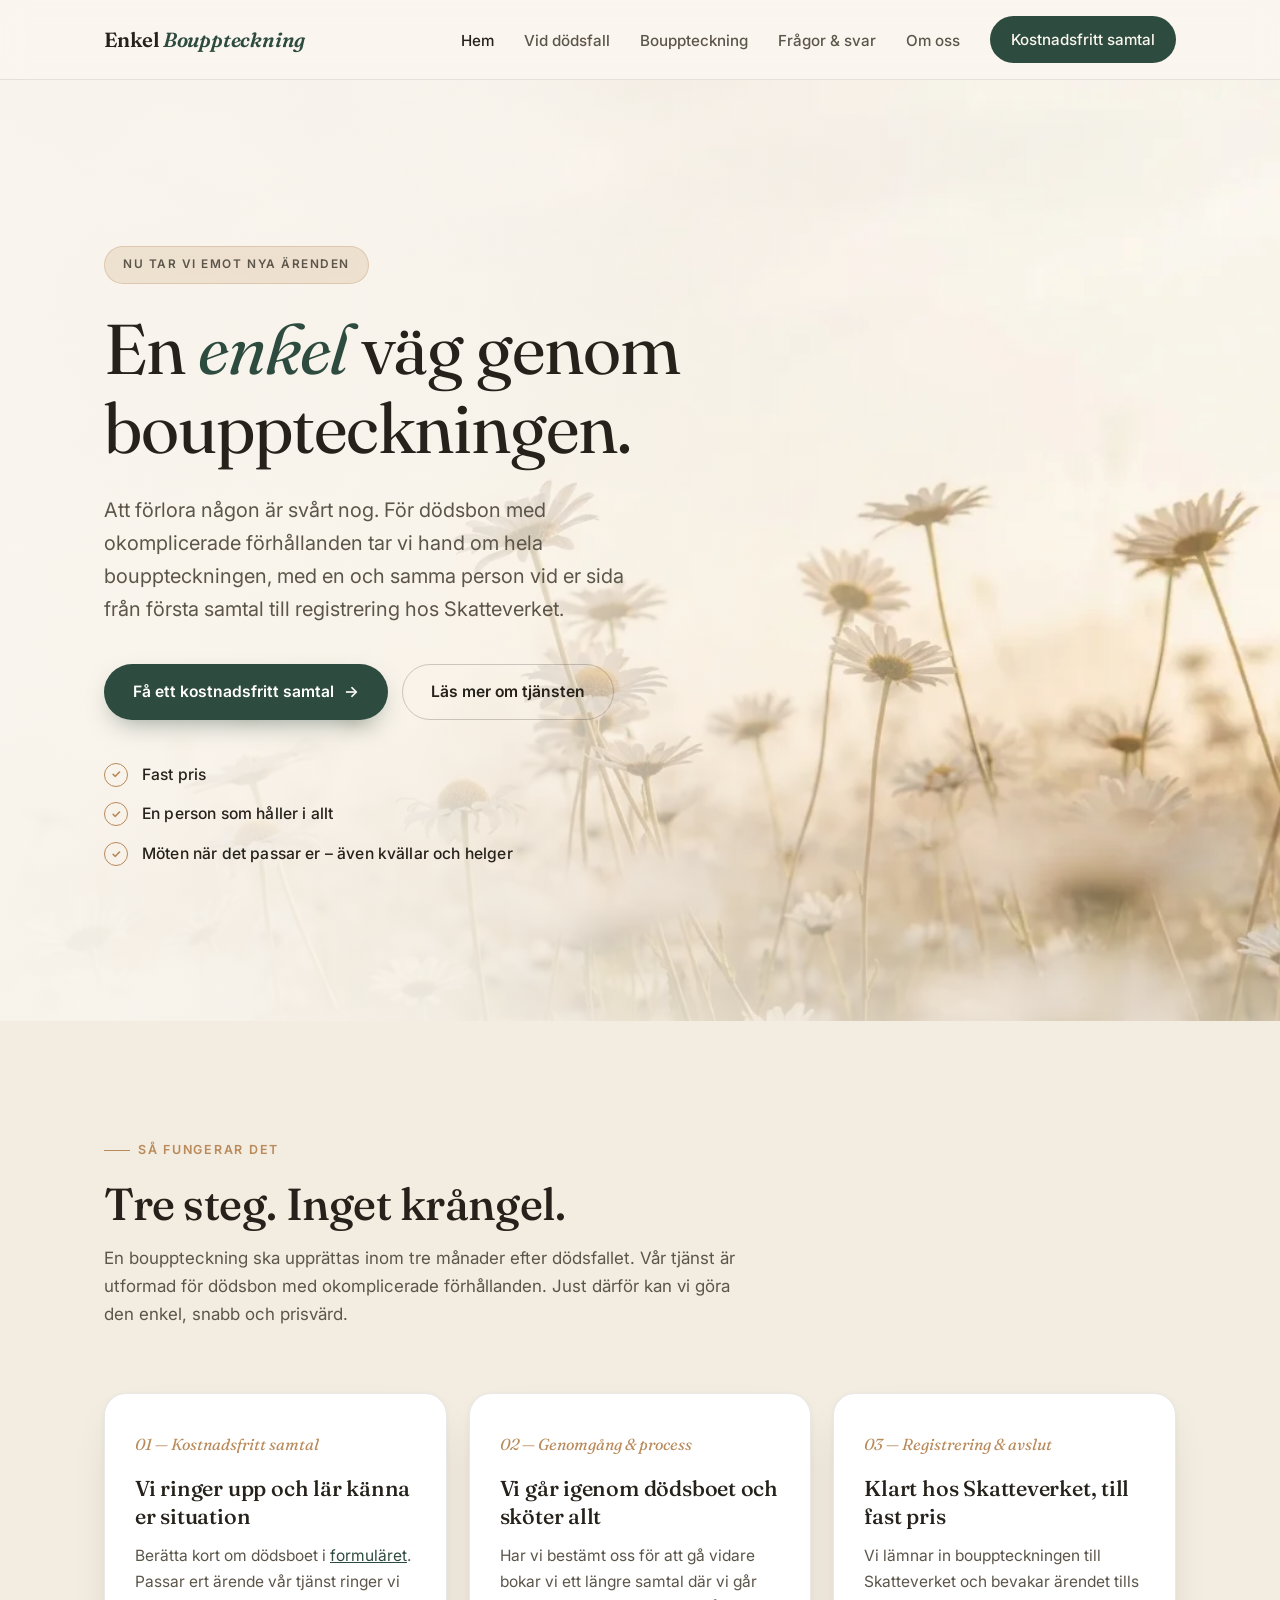
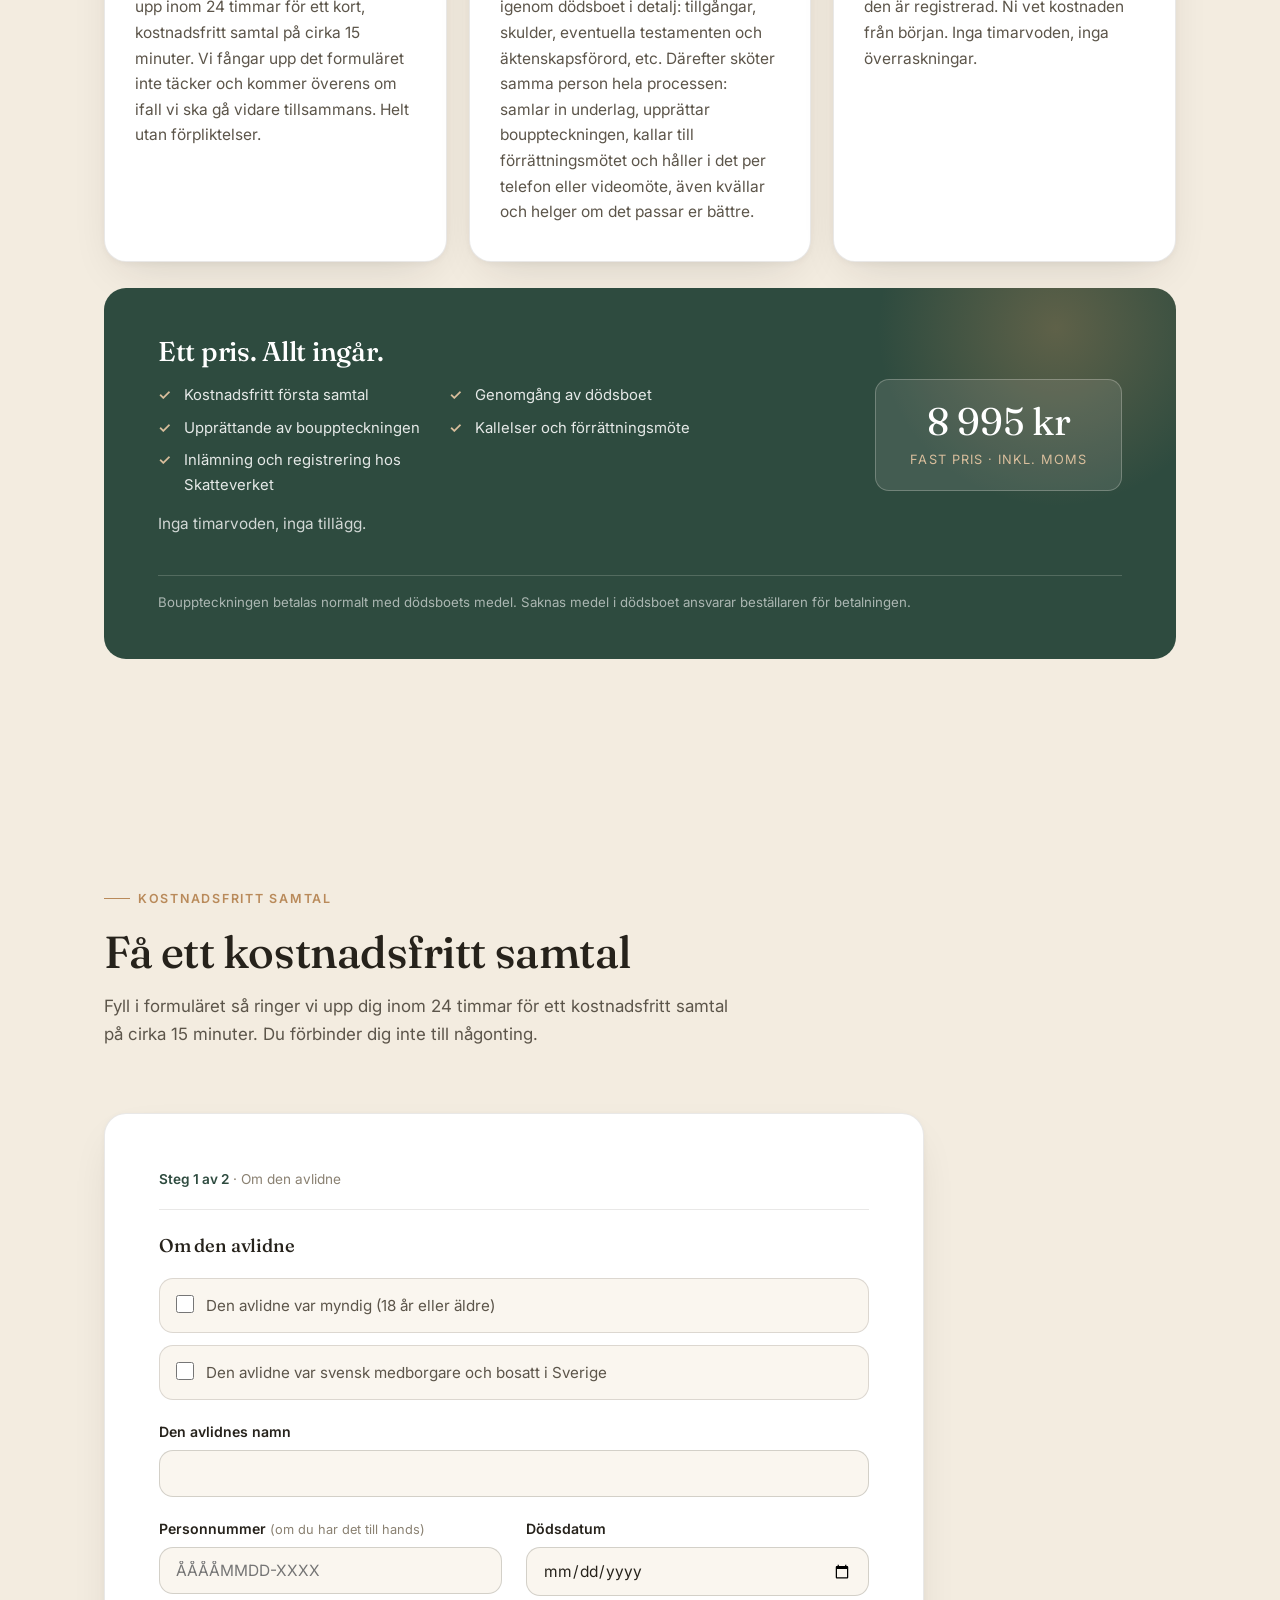
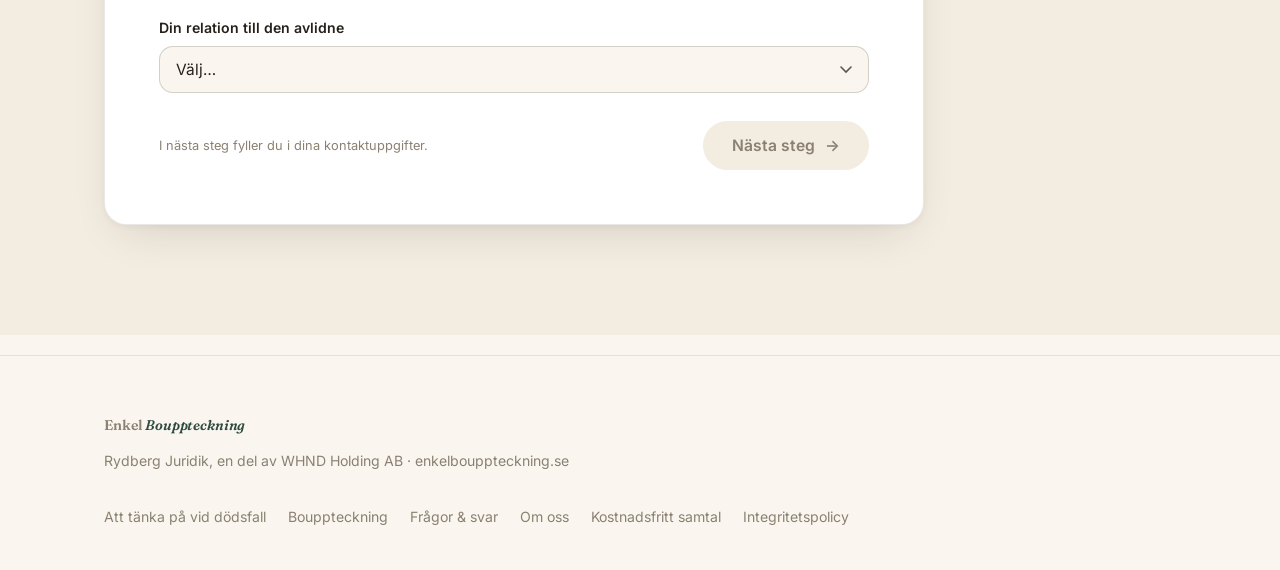
<file: index.html>
<!DOCTYPE html>
<html lang="sv">
<head>
  <meta charset="UTF-8">
  <meta name="viewport" content="width=device-width, initial-scale=1.0">
  <title>Enkel Bouppteckning – bouppteckning utan krångel</title>
  <meta name="description" content="Vi hjälper er med hela bouppteckningen: tryggt, personligt och till fast pris. Boka ett kostnadsfritt samtal idag.">
  <link rel="preconnect" href="https://fonts.googleapis.com">
  <link rel="preconnect" href="https://fonts.gstatic.com" crossorigin>
  <link href="https://fonts.googleapis.com/css2?family=Fraunces:ital,wght@0,400;0,500;0,600;1,400;1,500&family=Inter:wght@400;500;600&display=swap" rel="stylesheet">
  <link rel="canonical" href="https://www.enkelbouppteckning.se/">
  <meta property="og:type" content="website">
  <meta property="og:locale" content="sv_SE">
  <meta property="og:site_name" content="Enkel Bouppteckning">
  <meta property="og:title" content="Enkel Bouppteckning – bouppteckning utan krångel">
  <meta property="og:description" content="Vi hjälper er med hela bouppteckningen: tryggt, personligt och till fast pris. Boka ett kostnadsfritt samtal idag.">
  <meta property="og:url" content="https://www.enkelbouppteckning.se/">
  <meta property="og:image" content="https://www.enkelbouppteckning.se/og-image.jpg">
  <meta name="twitter:card" content="summary_large_image">
  <link rel="icon" type="image/svg+xml" href="favicon.svg">
  <link rel="apple-touch-icon" href="apple-touch-icon.png">
  <link rel="stylesheet" href="styles.css">
  <script type="application/ld+json">
{
  "@context": "https://schema.org",
  "@type": "LegalService",
  "name": "Enkel Bouppteckning",
  "url": "https://www.enkelbouppteckning.se/",
  "description": "Hjälp med hela bouppteckningen till fast pris, 8 995 kr inkl. moms. Digitalt i hela Sverige, med en och samma kontaktperson genom hela ärendet.",
  "image": "https://www.enkelbouppteckning.se/og-image.jpg",
  "priceRange": "8 995 kr",
  "email": "christina@enkelbouppteckning.se",
  "areaServed": {
    "@type": "Country",
    "name": "SE"
  },
  "parentOrganization": {
    "@type": "Organization",
    "name": "Rydberg Juridik, en del av WHND Holding AB"
  }
}
  </script>
</head>
<body>

<header class="nav">
  <div class="nav-inner">
    <a href="index.html" class="logo">Enkel <em>Bouppteckning</em></a>
    <button class="nav-toggle" aria-label="Meny" onclick="this.nextElementSibling.classList.toggle('open')" aria-expanded="false">☰</button>
    <ul class="nav-links">
      <li><a href="index.html" class="active">Hem</a></li>
      <li><a href="vid-dodsfall.html">Vid dödsfall</a></li>
      <li><a href="bouppteckning.html">Bouppteckning</a></li>
      <li><a href="faq.html">Frågor &amp; svar</a></li>
      <li><a href="om-oss.html">Om oss</a></li>
      <li><a href="#boka" class="btn btn-primary btn-sm">Kostnadsfritt samtal</a></li>
    </ul>
  </div>
</header>

<!-- ============ HERO ============ -->
<section class="hero">
  <video class="hero-video" autoplay muted loop playsinline poster="hero.webp" aria-hidden="true">
    <source src="hero-web.mp4" type="video/mp4">
  </video>
  <div class="container">
    <div class="hero-inner">
      <span class="badge">Nu tar vi emot nya ärenden</span>
      <h1>En <em>enkel</em> väg genom bouppteckningen.</h1>
      <p class="lead">Att förlora någon är svårt nog. För dödsbon med okomplicerade förhållanden tar vi hand om hela bouppteckningen, med en och samma person vid er sida från första samtal till registrering hos Skatteverket.</p>
      <div class="hero-actions">
        <a href="#boka" class="btn btn-primary">Få ett kostnadsfritt samtal <span class="arrow">→</span></a>
        <a href="#tjansten" class="btn btn-ghost">Läs mer om tjänsten</a>
      </div>
      <div class="hero-meta">
        <span class="usp"><span class="dot">✓</span> Fast pris</span>
        <span class="usp"><span class="dot">✓</span> En person som håller i allt</span>
        <span class="usp"><span class="dot">✓</span> Möten när det passar er – även kvällar och helger</span>
      </div>
    </div>
  </div>
</section>

<!-- ============ TJÄNSTEN ============ -->
<section id="tjansten" class="section-alt">
  <div class="container">
    <div class="section-head reveal">
      <span class="eyebrow">Så fungerar det</span>
      <h2>Tre steg. Inget krångel.</h2>
      <p>En bouppteckning ska upprättas inom tre månader efter dödsfallet. Vår tjänst är utformad för dödsbon med okomplicerade förhållanden. Just därför kan vi göra den enkel, snabb och prisvärd.</p>
    </div>
    <div class="cards">
      <div class="card reveal">
        <span class="num">01 — Kostnadsfritt samtal</span>
        <h3>Vi ringer upp och lär känna er situation</h3>
        <p>Berätta kort om dödsboet i <a href="#boka">formuläret</a>. Passar ert ärende vår tjänst ringer vi upp inom 24 timmar för ett kort, kostnadsfritt samtal på cirka 15 minuter. Vi fångar upp det formuläret inte täcker och kommer överens om ifall vi ska gå vidare tillsammans. Helt utan förpliktelser.</p>
      </div>
      <div class="card reveal">
        <span class="num">02 — Genomgång &amp; process</span>
        <h3>Vi går igenom dödsboet och sköter allt</h3>
        <p>Har vi bestämt oss för att gå vidare bokar vi ett längre samtal där vi går igenom dödsboet i detalj: tillgångar, skulder, eventuella testamenten och äktenskapsförord, etc. Därefter sköter samma person hela processen: samlar in underlag, upprättar bouppteckningen, kallar till förrättningsmötet och håller i det per telefon eller videomöte, även kvällar och helger om det passar er bättre.</p>
      </div>
      <div class="card reveal">
        <span class="num">03 — Registrering &amp; avslut</span>
        <h3>Klart hos Skatteverket, till fast pris</h3>
        <p>Vi lämnar in bouppteckningen till Skatteverket och bevakar ärendet tills den är registrerad. Ni vet kostnaden från början. Inga timarvoden, inga överraskningar.</p>
      </div>
    </div>

    <div class="price-strip reveal">
      <div class="price-text">
        <h3>Ett pris. Allt ingår.</h3>
        <ul class="price-includes">
          <li>Kostnadsfritt första samtal</li>
          <li>Genomgång av dödsboet</li>
          <li>Upprättande av bouppteckningen</li>
          <li>Kallelser och förrättningsmöte</li>
          <li>Inlämning och registrering hos Skatteverket</li>
        </ul>
        <p>Inga timarvoden, inga tillägg.</p>
      </div>
      <div class="price-tag">
        <span class="amount">8 995 kr</span>
        <span class="terms">fast pris · inkl. moms</span>
      </div>
      <p class="price-note">Bouppteckningen betalas normalt med dödsboets medel. Saknas medel i dödsboet ansvarar beställaren för betalningen.</p>
    </div>
  </div>
</section>

<!-- ============ TESTIMONIALS (PAUSADE) ============
ÅTERAKTIVERING: ta bort denna kommentar-inramning, byt namn/citat mot de bekräftade
kundomdömena och sätt verkliga datum i data-datum (ÅÅÅÅ-MM-DD). "för X sedan"-texten
räknas då ut automatiskt av skriptet längst ner på sidan.
<section>
  <div class="container">
    <div class="section-head reveal">
      <span class="eyebrow">Omdömen</span>
      <h2>Vad våra kunder säger</h2>
    </div>
    <div class="reviews">
      <div class="review reveal">
        <div class="review-top">
          <div class="avatar">AL</div>
          <div class="review-who">
            <strong>Anna L.</strong>
            <span class="review-datum" data-datum="2026-08-15"></span>
          </div>
        </div>
        <div class="stars">★★★★★</div>
        <p>”Otroligt tryggt bemötande i en tung period. Vi fick tydlig information om varje steg och bouppteckningen var registrerad långt före deadline. Rekommenderas varmt.”</p>
      </div>
      <div class="review reveal">
        <div class="review-top">
          <div class="avatar">PE</div>
          <div class="review-who">
            <strong>Per E.</strong>
            <span class="review-datum" data-datum="2026-06-15"></span>
          </div>
        </div>
        <div class="stars">★★★★★</div>
        <p>”Fast pris, precis som utlovat, och en och samma person som höll i allt från start till mål. Snabba svar på alla frågor och ett förrättningsmöte som var enkelt att delta i på distans. Fem stjärnor.”</p>
      </div>
    </div>
  </div>
</section>
SLUT TESTIMONIALS -->


<!-- ============ FORMULÄR ============ -->
<section id="boka" class="section-alt">
  <div class="container">
    <div class="section-head reveal">
      <span class="eyebrow">Kostnadsfritt samtal</span>
      <h2>Få ett kostnadsfritt samtal</h2>
      <p>Fyll i formuläret så ringer vi upp dig inom 24 timmar för ett kostnadsfritt samtal på cirka 15 minuter. Du förbinder dig inte till någonting.</p>
    </div>

    <form class="form-wrap reveal" action="https://formspree.io/f/mqpzzdqz" method="POST">

      <p class="steps-indicator"><strong>Steg <span id="step-nr">1</span> av 2</strong> · <span id="step-name">Om den avlidne</span></p>

      <div class="form-grid" id="form-step-1">

        <h3 class="form-section-title first">Om den avlidne</h3>

        <fieldset class="checks">
          <label class="check"><input type="checkbox" id="chk-myndig" name="avliden_myndig" value="ja" required> <span>Den avlidne var myndig (18 år eller äldre)</span></label>
          <label class="check"><input type="checkbox" id="chk-medborgare" name="avliden_medborgare_bosatt" value="ja" required> <span>Den avlidne var svensk medborgare och bosatt i Sverige</span></label>
        </fieldset>

        <div class="field full">
          <label for="avliden-namn">Den avlidnes namn</label>
          <input type="text" id="avliden-namn" name="avliden_namn" required>
        </div>

        <div class="field">
          <label for="avliden-pnr">Personnummer <span class="optional">(om du har det till hands)</span></label>
          <input type="text" id="avliden-pnr" name="avliden_personnummer" inputmode="numeric" placeholder="ÅÅÅÅMMDD-XXXX">
        </div>

        <div class="field">
          <label for="dodsdatum">Dödsdatum</label>
          <input type="date" id="dodsdatum" name="dodsdatum" required>
        </div>

        <div class="field full">
          <label for="relation">Din relation till den avlidne</label>
          <select id="relation" name="relation" required>
            <option value="" selected disabled>Välj…</option>
            <option>Make/maka/sambo</option>
            <option>Barn</option>
            <option>Syskon</option>
            <option>Annan anhörig</option>
            <option>Annat</option>
          </select>
        </div>

        <div class="form-footer">
          <small>I nästa steg fyller du i dina kontaktuppgifter.</small>
          <button type="button" id="btn-next" class="btn btn-primary">Nästa steg <span class="arrow">→</span></button>
        </div>

      </div>

      <div class="form-grid" id="form-step-2" hidden>

        <h3 class="form-section-title first">Dina kontaktuppgifter</h3>

        <div class="field full">
          <label for="namn">Namn</label>
          <input type="text" id="namn" name="namn" required autocomplete="name">
        </div>

        <div class="field">
          <label for="epost">E-post</label>
          <input type="email" id="epost" name="epost" required autocomplete="email">
        </div>

        <div class="field">
          <label for="telefon">Telefonnummer</label>
          <input type="tel" id="telefon" name="telefon" required autocomplete="tel">
        </div>

        <input type="hidden" name="_subject" value="Ny förfrågan – Enkel Bouppteckning">

        <label class="check consent"><input type="checkbox" name="samtycke" value="ja" required> <span>Jag godkänner att mina personuppgifter behandlas för att ni ska kunna kontakta mig, i enlighet med <a href="integritetspolicy.html">integritetspolicyn</a>.</span></label>

        <div class="form-footer">
          <button type="button" id="btn-back" class="btn btn-ghost btn-sm">← Tillbaka</button>
          <small>Vi delar aldrig dina uppgifter med tredje part och raderar dem om ärendet inte blir aktuellt.</small>
          <button type="submit" id="btn-submit" class="btn btn-primary">Skicka förfrågan <span class="arrow">→</span></button>
        </div>

        <p class="form-error" id="form-error" hidden>Något gick tyvärr fel när förfrågan skulle skickas. Försök igen om en stund, eller mejla oss direkt på <a href="mailto:christina@enkelbouppteckning.se">christina@enkelbouppteckning.se</a>.</p>

        <p class="form-note">Enkel Bouppteckning är utformad för dödsbon med okomplicerade förhållanden. Vi ringer upp alla vars ärende passar tjänsten inom 24 timmar. Bedömer vi att ert dödsbo behöver en annan typ av hjälp återkopplar vi via e-post och hänvisar er gärna vidare.</p>

      </div>
    </form>
  </div>
</section>

<!-- ============ FOOTER ============ -->
<footer>
  <div class="container footer-inner">
    <div>
      <a href="index.html" class="logo">Enkel <em>Bouppteckning</em></a>
      <p style="margin-top:10px;">Rydberg Juridik, en del av WHND Holding AB · enkelbouppteckning.se</p>
    </div>
    <ul class="footer-links">
      <li><a href="vid-dodsfall.html">Att tänka på vid dödsfall</a></li>
      <li><a href="bouppteckning.html">Bouppteckning</a></li>
      <li><a href="faq.html">Frågor &amp; svar</a></li>
      <li><a href="om-oss.html">Om oss</a></li>
      <li><a href="index.html#boka">Kostnadsfritt samtal</a></li>
      <li><a href="integritetspolicy.html">Integritetspolicy</a></li>
    </ul>
  </div>
</footer>

<script>
  const io = new IntersectionObserver(entries => {
    entries.forEach(e => { if (e.isIntersecting) { e.target.classList.add('visible'); io.unobserve(e.target); } });
  }, { threshold: 0.12 });
  document.querySelectorAll('.reveal').forEach(el => io.observe(el));

  // Tvåstegsformulär
  const step1 = document.getElementById('form-step-1');
  const step2 = document.getElementById('form-step-2');
  const stepNr = document.getElementById('step-nr');
  const stepName = document.getElementById('step-name');
  const formWrap = document.querySelector('.form-wrap');

  function gotoStep(n) {
    step1.hidden = (n === 2);
    step2.hidden = (n === 1);
    stepNr.textContent = n;
    stepName.textContent = (n === 1) ? 'Om den avlidne' : 'Dina kontaktuppgifter';
    formWrap.scrollIntoView({ behavior: 'smooth', block: 'start' });
  }

  const btnNext = document.getElementById('btn-next');
  btnNext.addEventListener('click', () => {
    for (const el of step1.querySelectorAll('[required]')) {
      if (!el.reportValidity()) return;
    }
    gotoStep(2);
  });

  document.getElementById('btn-back').addEventListener('click', () => gotoStep(1));

  // Automatisk "för X sedan" på kundomdömen (vilande medan sektionen är pausad)
  document.querySelectorAll('.review-datum').forEach(el => {
    const dagar = Math.floor((Date.now() - new Date(el.dataset.datum)) / 86400000);
    let txt;
    if (dagar < 7) txt = 'nyligen';
    else if (dagar < 30) { const v = Math.floor(dagar / 7); txt = 'för ' + v + (v === 1 ? ' vecka' : ' veckor') + ' sedan'; }
    else if (dagar < 365) { const m = Math.floor(dagar / 30); txt = 'för ' + m + (m === 1 ? ' månad' : ' månader') + ' sedan'; }
    else { const a = Math.floor(dagar / 365); txt = 'för ' + a + ' år sedan'; }
    el.textContent = txt;
  });

  // Nästa steg-knappen aktiveras visuellt först när båda kryssrutorna är ifyllda
  const kvalRutor = [document.getElementById('chk-myndig'), document.getElementById('chk-medborgare')];
  function uppdateraNasta() {
    btnNext.classList.toggle('ready', kvalRutor.every(c => c.checked));
  }
  kvalRutor.forEach(c => c.addEventListener('change', uppdateraNasta));
  uppdateraNasta();

  // AJAX-inskick: skicka till Formspree i bakgrunden och gå vidare till tidsbokningen
  const form = document.querySelector('.form-wrap');
  const btnSubmit = document.getElementById('btn-submit');
  const formError = document.getElementById('form-error');

  form.addEventListener('submit', async (e) => {
    e.preventDefault();
    formError.hidden = true;
    btnSubmit.disabled = true;
    btnSubmit.textContent = 'Skickar…';
    try {
      const data = new FormData(form);
      const res = await fetch(form.action, {
        method: 'POST',
        body: data,
        headers: { 'Accept': 'application/json' }
      });
      if (!res.ok) throw new Error('Formspree svarade ' + res.status);
      try {
        sessionStorage.setItem('eb_namn', data.get('namn') || '');
        sessionStorage.setItem('eb_epost', data.get('epost') || '');
      } catch (err) {}
      // SMS-avisering (fire-and-forget – får aldrig blockera eller stoppa flödet)
      try {
        fetch('/api/notify', {
          method: 'POST',
          headers: { 'Content-Type': 'application/json' },
          body: JSON.stringify({ namn: data.get('namn') || '', telefon: data.get('telefon') || '', relation: data.get('relation') || '', dodsdatum: data.get('dodsdatum') || '' })
        }).catch(() => {});
      } catch (err) {}
      window.location.href = 'tack.html';
    } catch (err) {
      formError.hidden = false;
      btnSubmit.disabled = false;
      btnSubmit.innerHTML = 'Skicka förfrågan <span class="arrow">→</span>';
    }
  });
</script>

</body>
</html>
</file>
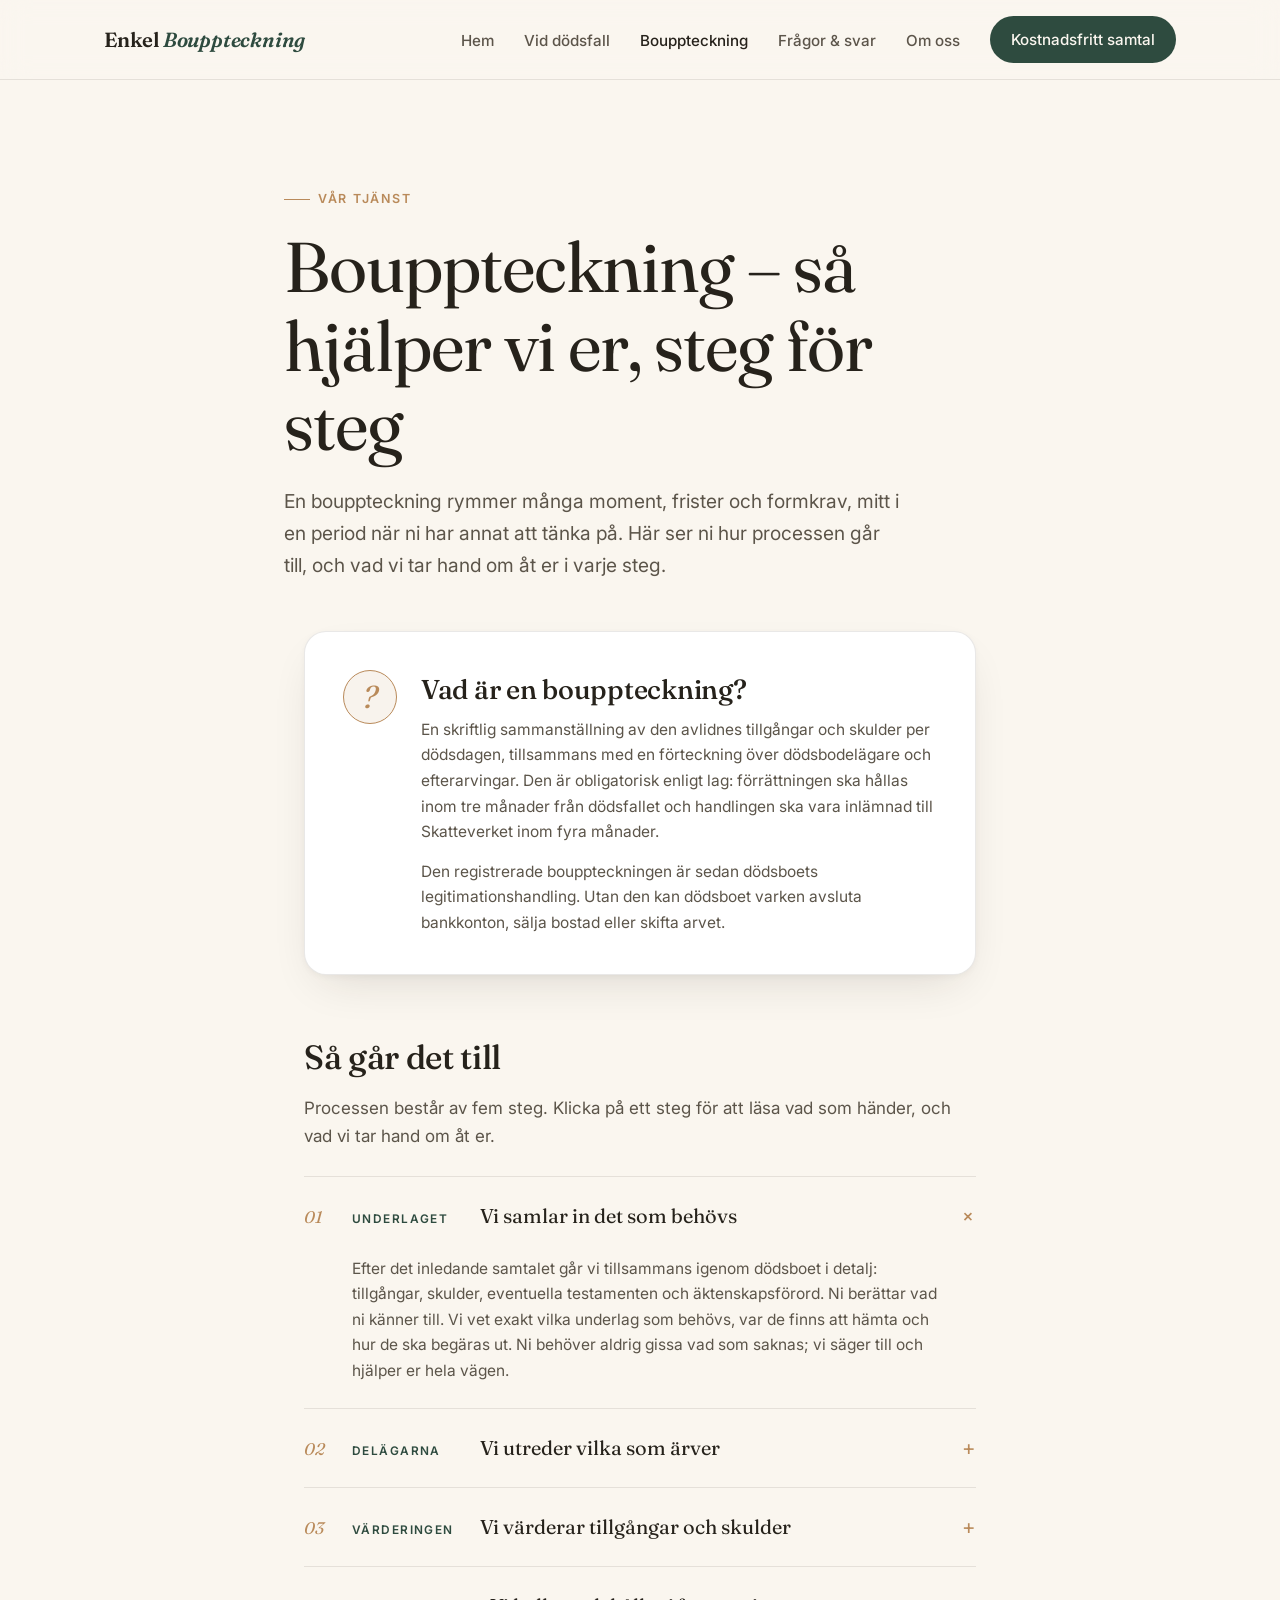
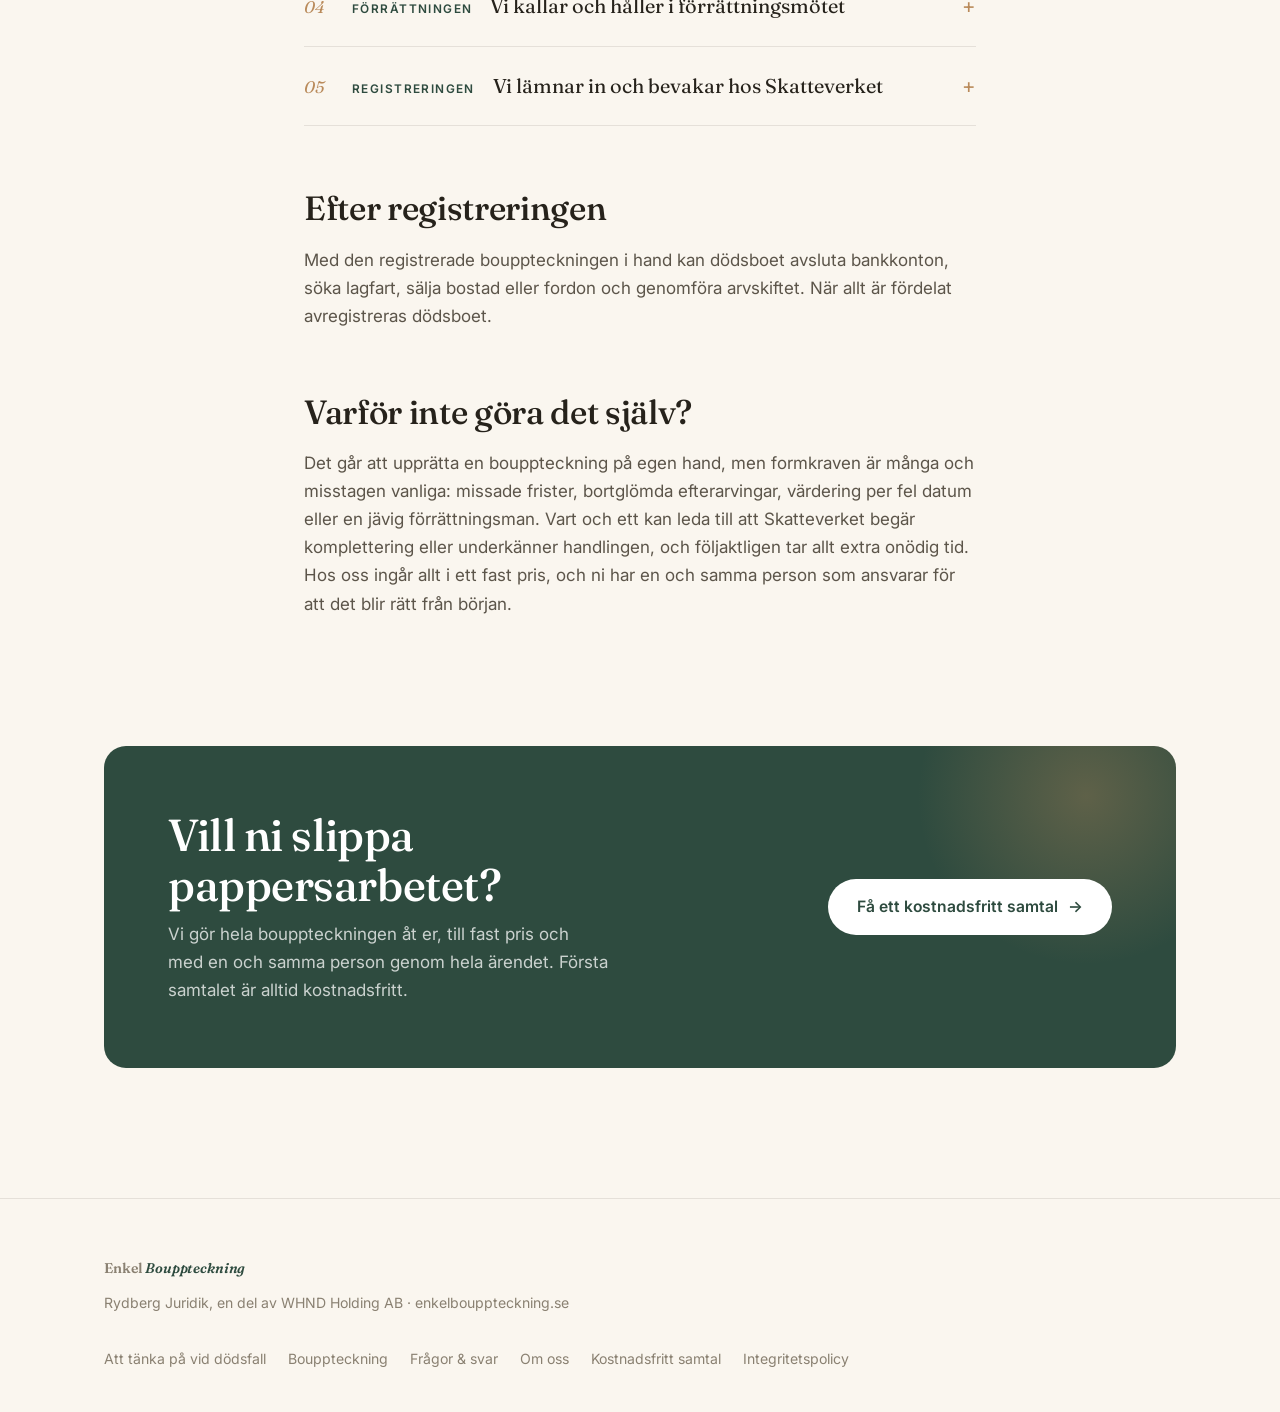
<file: bouppteckning.html>
<!DOCTYPE html>
<html lang="sv">
<head>
  <meta charset="UTF-8">
  <meta name="viewport" content="width=device-width, initial-scale=1.0">
  <title>Bouppteckning – så hjälper vi er, steg för steg | Enkel Bouppteckning</title>
  <meta name="description" content="Vad är en bouppteckning och hur går den till? Så hjälper vi er genom hela processen, från underlag och kallelser till registrering hos Skatteverket.">
  <link rel="preconnect" href="https://fonts.googleapis.com">
  <link rel="preconnect" href="https://fonts.gstatic.com" crossorigin>
  <link href="https://fonts.googleapis.com/css2?family=Fraunces:ital,wght@0,400;0,500;0,600;1,400;1,500&family=Inter:wght@400;500;600&display=swap" rel="stylesheet">
  <link rel="canonical" href="https://www.enkelbouppteckning.se/bouppteckning.html">
  <meta property="og:type" content="website">
  <meta property="og:locale" content="sv_SE">
  <meta property="og:site_name" content="Enkel Bouppteckning">
  <meta property="og:title" content="Bouppteckning – så hjälper vi er, steg för steg | Enkel Bouppteckning">
  <meta property="og:description" content="Vad är en bouppteckning och hur går den till? Så hjälper vi er genom hela processen, från underlag och kallelser till registrering hos Skatteverket.">
  <meta property="og:url" content="https://www.enkelbouppteckning.se/bouppteckning.html">
  <meta property="og:image" content="https://www.enkelbouppteckning.se/og-image.jpg">
  <meta name="twitter:card" content="summary_large_image">
  <link rel="icon" type="image/svg+xml" href="favicon.svg">
  <link rel="apple-touch-icon" href="apple-touch-icon.png">
  <link rel="stylesheet" href="styles.css">
</head>
<body>

<header class="nav">
  <div class="nav-inner">
    <a href="index.html" class="logo">Enkel <em>Bouppteckning</em></a>
    <button class="nav-toggle" aria-label="Meny" onclick="this.nextElementSibling.classList.toggle('open')" aria-expanded="false">☰</button>
    <ul class="nav-links">
      <li><a href="index.html">Hem</a></li>
      <li><a href="vid-dodsfall.html">Vid dödsfall</a></li>
      <li><a href="bouppteckning.html" class="active">Bouppteckning</a></li>
      <li><a href="faq.html">Frågor &amp; svar</a></li>
      <li><a href="om-oss.html">Om oss</a></li>
      <li><a href="index.html#boka" class="btn btn-primary btn-sm">Kostnadsfritt samtal</a></li>
    </ul>
  </div>
</header>

<section class="page-hero">
  <div class="container-narrow">
    <span class="eyebrow">Vår tjänst</span>
    <h1>Bouppteckning – så hjälper vi er, steg för steg</h1>
    <p class="lead">En bouppteckning rymmer många moment, frister och formkrav, mitt i en period när ni har annat att tänka på. Här ser ni hur processen går till, och vad vi tar hand om åt er i varje steg.</p>
  </div>
</section>

<div class="container-narrow prose">

  <div class="factbox">
    <div class="factbox-icon">?</div>
    <div>
      <h2>Vad är en bouppteckning?</h2>
      <p>En skriftlig sammanställning av den avlidnes tillgångar och skulder per dödsdagen, tillsammans med en förteckning över dödsbodelägare och efterarvingar. Den är obligatorisk enligt lag: förrättningen ska hållas inom tre månader från dödsfallet och handlingen ska vara inlämnad till Skatteverket inom fyra månader.</p>
      <p>Den registrerade bouppteckningen är sedan dödsboets legitimationshandling. Utan den kan dödsboet varken avsluta bankkonton, sälja bostad eller skifta arvet.</p>
    </div>
  </div>

  <h2>Så går det till</h2>
  <p>Processen består av fem steg. Klicka på ett steg för att läsa vad som händer, och vad vi tar hand om åt er.</p>

  <div class="steps">
    <details class="step-item" open>
      <summary><span class="step-num">01</span><span class="step-label">Underlaget</span><span class="step-title">Vi samlar in det som behövs</span></summary>
      <div class="step-body">
        <p>Efter det inledande samtalet går vi tillsammans igenom dödsboet i detalj: tillgångar, skulder, eventuella testamenten och äktenskapsförord. Ni berättar vad ni känner till. Vi vet exakt vilka underlag som behövs, var de finns att hämta och hur de ska begäras ut. Ni behöver aldrig gissa vad som saknas; vi säger till och hjälper er hela vägen.</p>
      </div>
    </details>

    <details class="step-item">
      <summary><span class="step-num">02</span><span class="step-label">Delägarna</span><span class="step-title">Vi utreder vilka som ärver</span></summary>
      <div class="step-body">
        <p>Innan förrättningen kan hållas måste det stå klart vilka som är dödsbodelägare och efterarvingar. Det låter enkelt men beror helt på familjesituationen: makar, barn, särkullbarn, sambor och testamentstagare hanteras alla olika enligt lagen, och det går inte att svara kategoriskt utan att se helheten. Det här är ett av de moment där flest gör fel på egen hand. Vi utreder delägarkretsen noggrant i varje ärende, så att rätt personer får rätt plats i bouppteckningen.</p>
      </div>
    </details>

    <details class="step-item">
      <summary><span class="step-num">03</span><span class="step-label">Värderingen</span><span class="step-title">Vi värderar tillgångar och skulder</span></summary>
      <div class="step-body">
        <p>Allt i bouppteckningen ska värderas per dödsdagen, inte till dagens värde, och olika tillgångar värderas enligt olika principer. Vi ser till att bankmedel, värdepapper, fastigheter och lösöre tas upp korrekt, och att skulder som lån, obetalda räkningar och begravningskostnader kommer med.</p>
      </div>
    </details>

    <details class="step-item">
      <summary><span class="step-num">04</span><span class="step-label">Förrättningen</span><span class="step-title">Vi kallar och håller i förrättningsmötet</span></summary>
      <div class="step-body">
        <p>Alla som ska kallas till förrättningen måste få en skriftlig kallelse i god tid, och två förrättningsmän ska utses, formkrav som måste bli rätt för att Skatteverket ska godkänna handlingen. Vi sköter kallelserna, agerar förrättningsmän och håller i mötet per telefon eller via videomöte om ni är flera, på en tid som passar alla dödsbodelägare, även kvällar och helger. Ingen är skyldig att närvara, och vi ser till att alla formella krav kring kallelserna är uppfyllda.</p>
      </div>
    </details>

    <details class="step-item">
      <summary><span class="step-num">05</span><span class="step-label">Registreringen</span><span class="step-title">Vi lämnar in och bevakar hos Skatteverket</span></summary>
      <div class="step-body">
        <p>Vi färdigställer bouppteckningen med alla bilagor, lämnar in den till Skatteverket och bevakar ärendet tills den är registrerad. Granskningen tar normalt fyra till åtta veckor. Skulle Skatteverket ha frågor eller begära kompletteringar hanterar vi det. Behövs mer tid ansöker vi om anstånd innan fristen löper ut.</p>
      </div>
    </details>
  </div>

  <h2>Efter registreringen</h2>
  <p>Med den registrerade bouppteckningen i hand kan dödsboet avsluta bankkonton, söka lagfart, sälja bostad eller fordon och genomföra arvskiftet. När allt är fördelat avregistreras dödsboet.</p>

  <h2>Varför inte göra det själv?</h2>
  <p>Det går att upprätta en bouppteckning på egen hand, men formkraven är många och misstagen vanliga: missade frister, bortglömda efterarvingar, värdering per fel datum eller en jävig förrättningsman. Vart och ett kan leda till att Skatteverket begär komplettering eller underkänner handlingen, och följaktligen tar allt extra onödig tid. Hos oss ingår allt i ett fast pris, och ni har en och samma person som ansvarar för att det blir rätt från början.</p>

</div>

<section>
  <div class="container">
    <div class="cta-banner reveal">
      <div>
        <h2>Vill ni slippa pappersarbetet?</h2>
        <p>Vi gör hela bouppteckningen åt er, till fast pris och med en och samma person genom hela ärendet. Första samtalet är alltid kostnadsfritt.</p>
      </div>
      <a href="index.html#boka" class="btn">Få ett kostnadsfritt samtal <span class="arrow">→</span></a>
    </div>
  </div>
</section>

<footer>
  <div class="container footer-inner">
    <div>
      <a href="index.html" class="logo">Enkel <em>Bouppteckning</em></a>
      <p style="margin-top:10px;">Rydberg Juridik, en del av WHND Holding AB · enkelbouppteckning.se</p>
    </div>
    <ul class="footer-links">
      <li><a href="vid-dodsfall.html">Att tänka på vid dödsfall</a></li>
      <li><a href="bouppteckning.html">Bouppteckning</a></li>
      <li><a href="faq.html">Frågor &amp; svar</a></li>
      <li><a href="om-oss.html">Om oss</a></li>
      <li><a href="index.html#boka">Kostnadsfritt samtal</a></li>
      <li><a href="integritetspolicy.html">Integritetspolicy</a></li>
    </ul>
  </div>
</footer>

<script>
  const io = new IntersectionObserver(entries => {
    entries.forEach(e => { if (e.isIntersecting) { e.target.classList.add('visible'); io.unobserve(e.target); } });
  }, { threshold: 0.12 });
  document.querySelectorAll('.reveal').forEach(el => io.observe(el));
</script>

</body>
</html>
</file>
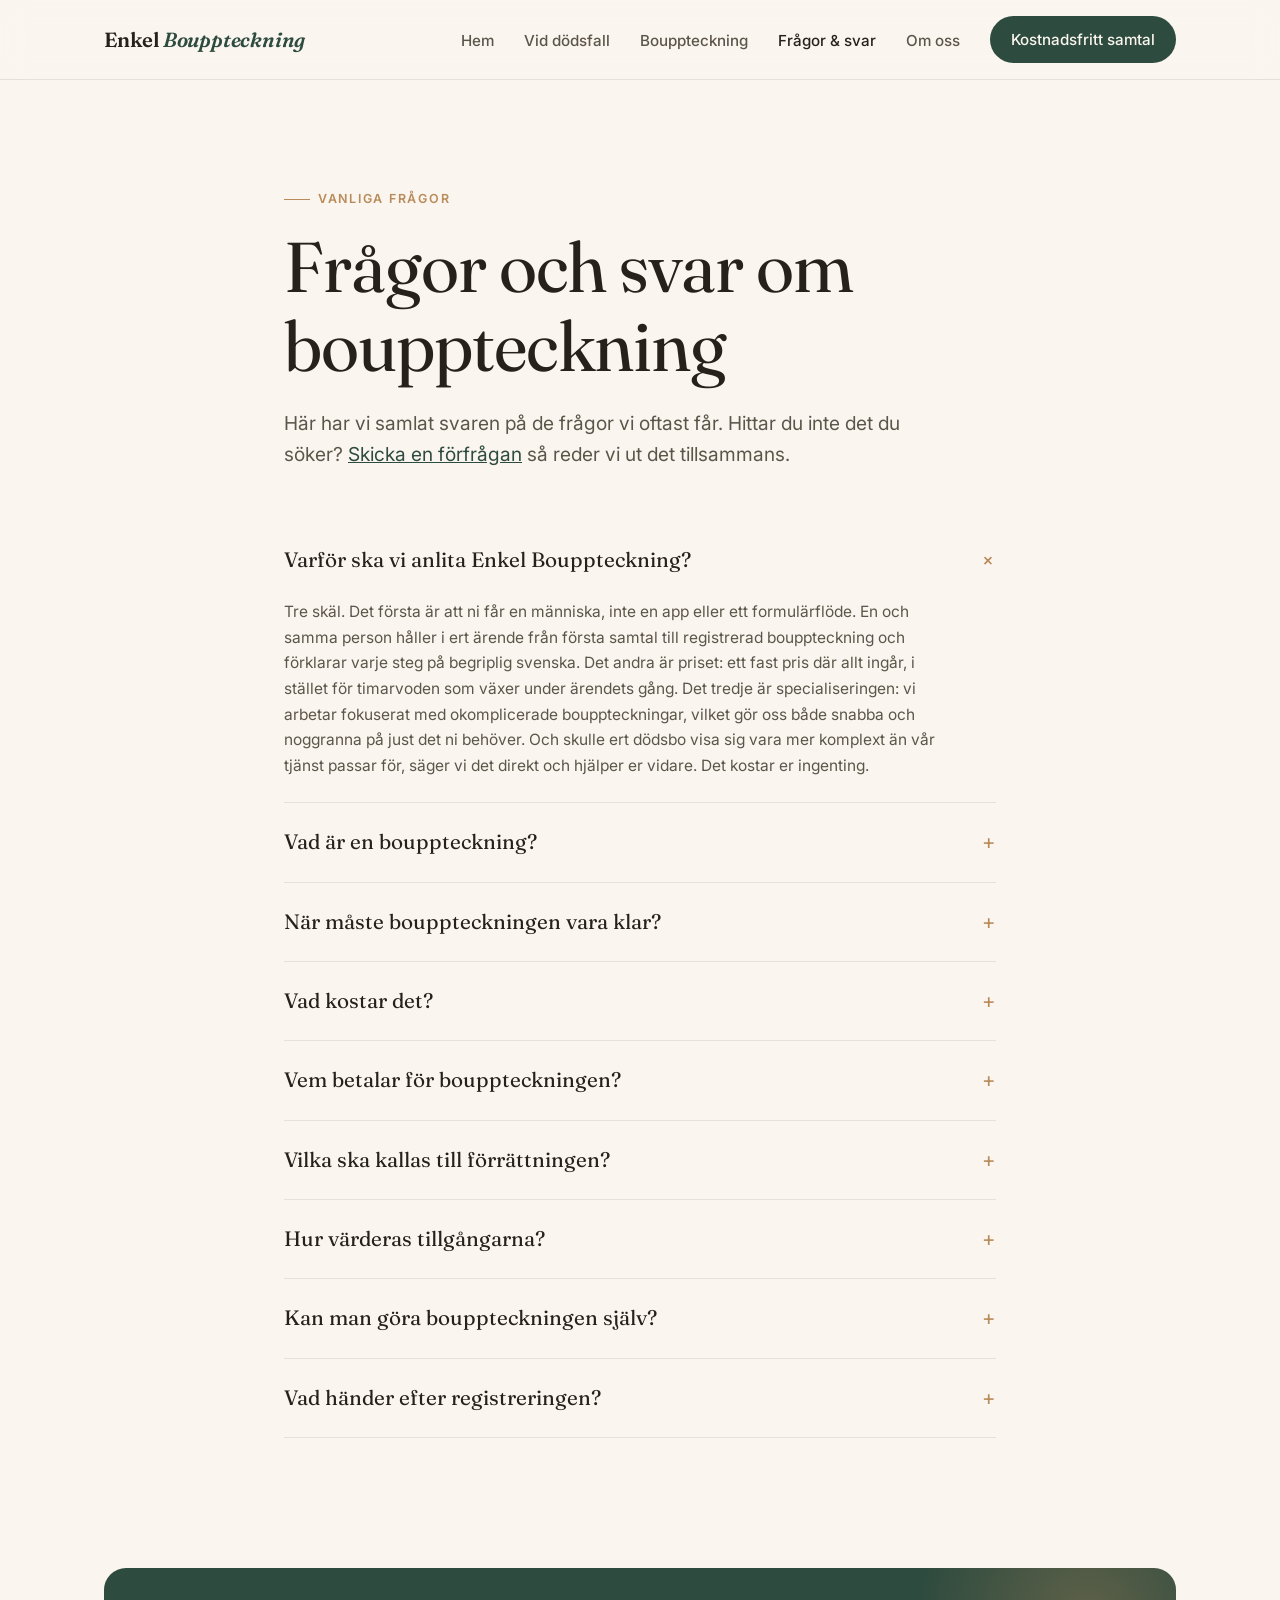
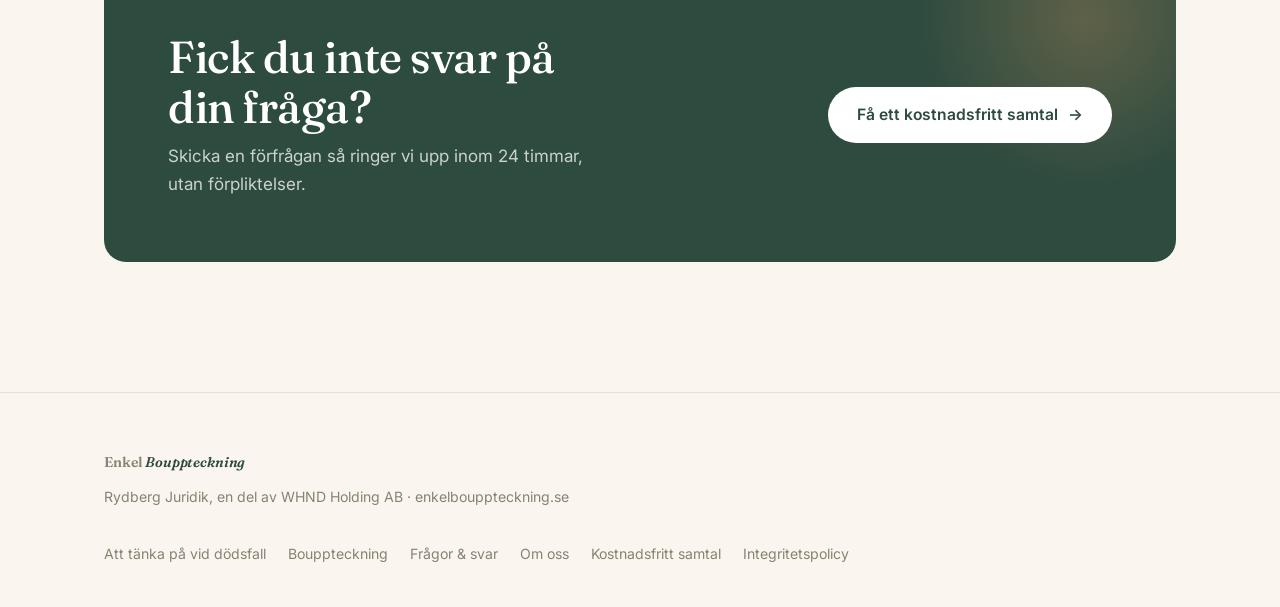
<file: faq.html>
<!DOCTYPE html>
<html lang="sv">
<head>
  <meta charset="UTF-8">
  <meta name="viewport" content="width=device-width, initial-scale=1.0">
  <title>Frågor och svar om bouppteckning | Enkel Bouppteckning</title>
  <meta name="description" content="Vad är en bouppteckning, när ska den vara klar, vad kostar det och vilka ska kallas? Här besvarar vi de vanligaste frågorna.">
  <link rel="preconnect" href="https://fonts.googleapis.com">
  <link rel="preconnect" href="https://fonts.gstatic.com" crossorigin>
  <link href="https://fonts.googleapis.com/css2?family=Fraunces:ital,wght@0,400;0,500;0,600;1,400;1,500&family=Inter:wght@400;500;600&display=swap" rel="stylesheet">
  <link rel="canonical" href="https://www.enkelbouppteckning.se/faq.html">
  <meta property="og:type" content="website">
  <meta property="og:locale" content="sv_SE">
  <meta property="og:site_name" content="Enkel Bouppteckning">
  <meta property="og:title" content="Frågor och svar om bouppteckning | Enkel Bouppteckning">
  <meta property="og:description" content="Vad är en bouppteckning, när ska den vara klar, vad kostar det och vilka ska kallas? Här besvarar vi de vanligaste frågorna.">
  <meta property="og:url" content="https://www.enkelbouppteckning.se/faq.html">
  <meta property="og:image" content="https://www.enkelbouppteckning.se/og-image.jpg">
  <meta name="twitter:card" content="summary_large_image">
  <link rel="icon" type="image/svg+xml" href="favicon.svg">
  <link rel="apple-touch-icon" href="apple-touch-icon.png">
  <link rel="stylesheet" href="styles.css">
  <script type="application/ld+json">
{
  "@context": "https://schema.org",
  "@type": "FAQPage",
  "mainEntity": [
    {
      "@type": "Question",
      "name": "Varför ska vi anlita Enkel Bouppteckning?",
      "acceptedAnswer": {
        "@type": "Answer",
        "text": "Tre skäl. Det första är att ni får en människa, inte en app eller ett formulärflöde. En och samma person håller i ert ärende från första samtal till registrerad bouppteckning och förklarar varje steg på begriplig svenska. Det andra är priset: ett fast pris där allt ingår, i stället för timarvoden som växer under ärendets gång. Det tredje är specialiseringen: vi arbetar fokuserat med okomplicerade bouppteckningar, vilket gör oss både snabba och noggranna på just det ni behöver. Och skulle ert dödsbo visa sig vara mer komplext än vår tjänst passar för, säger vi det direkt och hjälper er vidare. Det kostar er ingenting."
      }
    },
    {
      "@type": "Question",
      "name": "Vad är en bouppteckning?",
      "acceptedAnswer": {
        "@type": "Answer",
        "text": "En bouppteckning är en skriftlig sammanställning av den avlidnes tillgångar och skulder per dödsdagen, tillsammans med en förteckning över dödsbodelägare och efterarvingar. Den är obligatorisk enligt lag och registreras hos Skatteverket. Den registrerade bouppteckningen blir sedan dödsboets legitimationshandling, nyckeln till att avsluta bankkonton, sälja bostad och skifta arvet."
      }
    },
    {
      "@type": "Question",
      "name": "När måste bouppteckningen vara klar?",
      "acceptedAnswer": {
        "@type": "Answer",
        "text": "Förrättningsmötet ska hållas inom tre månader från dödsfallet, och bouppteckningen ska vara inlämnad till Skatteverket senast fyra månader efter dödsfallet. Behövs mer tid går det att ansöka om anstånd, men det måste göras innan fristen löpt ut. Anlitar ni oss bevakar vi alla frister åt er."
      }
    },
    {
      "@type": "Question",
      "name": "Vad kostar det?",
      "acceptedAnswer": {
        "@type": "Answer",
        "text": "8 995 kr inklusive moms, ett fast pris där allt ingår: första samtal, genomgång av dödsboet, upprättande av bouppteckningen, kallelser och förrättningsmöte samt inlämning och registrering hos Skatteverket. Inga timarvoden. Det enda som kan tillkomma är kostnad för rekommenderad post, i de fall en dödsbodelägare inte svarar via andra kontaktvägar och kallelsen behöver skickas rekommenderat. Det första samtalet är alltid kostnadsfritt."
      }
    },
    {
      "@type": "Question",
      "name": "Vem betalar för bouppteckningen?",
      "acceptedAnswer": {
        "@type": "Answer",
        "text": "Bouppteckningen betalas med dödsboets medel, på samma sätt som begravningskostnader och andra kostnader för dödsboets förvaltning. Skulle dödsboet sakna tillräckliga medel är det den som beställer tjänsten som ansvarar för betalningen."
      }
    },
    {
      "@type": "Question",
      "name": "Vilka ska kallas till förrättningen?",
      "acceptedAnswer": {
        "@type": "Answer",
        "text": "Som huvudregel ska alla dödsbodelägare och efterarvingar kallas skriftligen, minst två veckor i förväg, men exakt vilka som ska kallas beror på familjesituationen och går inte att svara kategoriskt på. Det utreder vi i varje enskilt ärende. Ingen är skyldig att närvara, men alla ska bevisligen ha kallats. Dessutom ska två förrättningsmän utses, och de får inte själva vara dödsbodelägare. Vi sköter kallelserna och agerar förrättningsmän."
      }
    },
    {
      "@type": "Question",
      "name": "Hur värderas tillgångarna?",
      "acceptedAnswer": {
        "@type": "Answer",
        "text": "Allt värderas per dödsdagen, inte till dagens värde. Bankmedel tas upp till saldot på dödsdagen, värdepapper till slutkursen, fastigheter oftast till taxeringsvärdet och lösöre vanligen till ett schablonvärde om inget av särskilt värde finns. Skulder som lån, obetalda räkningar och begravningskostnader tas också med."
      }
    },
    {
      "@type": "Question",
      "name": "Kan man göra bouppteckningen själv?",
      "acceptedAnswer": {
        "@type": "Answer",
        "text": "Ja, om dödsboet är okomplicerat är det fullt möjligt. Men formkraven är många: rätt personer ska kallas i rätt tid, värderingen ska göras per rätt datum och vanliga misstag, som att glömma efterarvingar eller anlita en jävig förrättningsman, kan leda till att Skatteverket underkänner handlingen. Vill ni slippa pappersarbetet och vara säkra på att det blir rätt gör vi det åt er, till fast pris."
      }
    },
    {
      "@type": "Question",
      "name": "Vad händer efter registreringen?",
      "acceptedAnswer": {
        "@type": "Answer",
        "text": "När Skatteverket registrerat bouppteckningen (normalt inom 4–8 veckor) kan dödsboet avsluta bankkonton, söka lagfart, sälja bostad och genomföra arvskiftet."
      }
    }
  ]
}
  </script>
</head>
<body>

<header class="nav">
  <div class="nav-inner">
    <a href="index.html" class="logo">Enkel <em>Bouppteckning</em></a>
    <button class="nav-toggle" aria-label="Meny" onclick="this.nextElementSibling.classList.toggle('open')" aria-expanded="false">☰</button>
    <ul class="nav-links">
      <li><a href="index.html">Hem</a></li>
      <li><a href="vid-dodsfall.html">Vid dödsfall</a></li>
      <li><a href="bouppteckning.html">Bouppteckning</a></li>
      <li><a href="faq.html" class="active">Frågor &amp; svar</a></li>
      <li><a href="om-oss.html">Om oss</a></li>
      <li><a href="index.html#boka" class="btn btn-primary btn-sm">Kostnadsfritt samtal</a></li>
    </ul>
  </div>
</header>

<section class="page-hero">
  <div class="container-narrow">
    <span class="eyebrow">Vanliga frågor</span>
    <h1>Frågor och svar om bouppteckning</h1>
    <p class="lead">Här har vi samlat svaren på de frågor vi oftast får. Hittar du inte det du söker? <a href="index.html#boka">Skicka en förfrågan</a> så reder vi ut det tillsammans.</p>
  </div>
</section>

<section style="padding-top: 0;">
  <div class="container-narrow">

    <details class="faq-item reveal" open>
      <summary>Varför ska vi anlita Enkel Bouppteckning?</summary>
      <p>Tre skäl. Det första är att ni får en människa, inte en app eller ett formulärflöde. En och samma person håller i ert ärende från första samtal till registrerad bouppteckning och förklarar varje steg på begriplig svenska. Det andra är priset: ett fast pris där allt ingår, i stället för timarvoden som växer under ärendets gång. Det tredje är specialiseringen: vi arbetar fokuserat med okomplicerade bouppteckningar, vilket gör oss både snabba och noggranna på just det ni behöver. Och skulle ert dödsbo visa sig vara mer komplext än vår tjänst passar för, säger vi det direkt och hjälper er vidare. Det kostar er ingenting.</p>
    </details>

    <details class="faq-item reveal">
      <summary>Vad är en bouppteckning?</summary>
      <p>En bouppteckning är en skriftlig sammanställning av den avlidnes tillgångar och skulder per dödsdagen, tillsammans med en förteckning över dödsbodelägare och efterarvingar. Den är obligatorisk enligt lag och registreras hos Skatteverket. Den registrerade bouppteckningen blir sedan dödsboets legitimationshandling, nyckeln till att avsluta bankkonton, sälja bostad och skifta arvet.</p>
    </details>

    <details class="faq-item reveal">
      <summary>När måste bouppteckningen vara klar?</summary>
      <p>Förrättningsmötet ska hållas inom tre månader från dödsfallet, och bouppteckningen ska vara inlämnad till Skatteverket senast fyra månader efter dödsfallet. Behövs mer tid går det att ansöka om anstånd, men det måste göras innan fristen löpt ut. Anlitar ni oss bevakar vi alla frister åt er.</p>
    </details>

    <details class="faq-item reveal">
      <summary>Vad kostar det?</summary>
      <p>8 995 kr inklusive moms, ett fast pris där allt ingår: första samtal, genomgång av dödsboet, upprättande av bouppteckningen, kallelser och förrättningsmöte samt inlämning och registrering hos Skatteverket. Inga timarvoden. Det enda som kan tillkomma är kostnad för rekommenderad post, i de fall en dödsbodelägare inte svarar via andra kontaktvägar och kallelsen behöver skickas rekommenderat. Det första samtalet är alltid kostnadsfritt.</p>
    </details>

    <details class="faq-item reveal">
      <summary>Vem betalar för bouppteckningen?</summary>
      <p>Bouppteckningen betalas med dödsboets medel, på samma sätt som begravningskostnader och andra kostnader för dödsboets förvaltning. Skulle dödsboet sakna tillräckliga medel är det den som beställer tjänsten som ansvarar för betalningen.</p>
    </details>

    <details class="faq-item reveal">
      <summary>Vilka ska kallas till förrättningen?</summary>
      <p>Som huvudregel ska alla dödsbodelägare och efterarvingar kallas skriftligen, minst två veckor i förväg, men exakt vilka som ska kallas beror på familjesituationen och går inte att svara kategoriskt på. Det utreder vi i varje enskilt ärende. Ingen är skyldig att närvara, men alla ska bevisligen ha kallats. Dessutom ska två förrättningsmän utses, och de får inte själva vara dödsbodelägare. Vi sköter kallelserna och agerar förrättningsmän.</p>
    </details>

    <details class="faq-item reveal">
      <summary>Hur värderas tillgångarna?</summary>
      <p>Allt värderas per dödsdagen, inte till dagens värde. Bankmedel tas upp till saldot på dödsdagen, värdepapper till slutkursen, fastigheter oftast till taxeringsvärdet och lösöre vanligen till ett schablonvärde om inget av särskilt värde finns. Skulder som lån, obetalda räkningar och begravningskostnader tas också med.</p>
    </details>

    <details class="faq-item reveal">
      <summary>Kan man göra bouppteckningen själv?</summary>
      <p>Ja, om dödsboet är okomplicerat är det fullt möjligt. Men formkraven är många: rätt personer ska kallas i rätt tid, värderingen ska göras per rätt datum och vanliga misstag, som att glömma efterarvingar eller anlita en jävig förrättningsman, kan leda till att Skatteverket underkänner handlingen. Vill ni slippa pappersarbetet och vara säkra på att det blir rätt gör vi det åt er, till fast pris.</p>
    </details>

    <details class="faq-item reveal">
      <summary>Vad händer efter registreringen?</summary>
      <p>När Skatteverket registrerat bouppteckningen (normalt inom 4–8 veckor) kan dödsboet avsluta bankkonton, söka lagfart, sälja bostad och genomföra arvskiftet.</p>
    </details>

  </div>
</section>

<section style="padding-top: 20px;">
  <div class="container">
    <div class="cta-banner reveal">
      <div>
        <h2>Fick du inte svar på din fråga?</h2>
        <p>Skicka en förfrågan så ringer vi upp inom 24 timmar, utan förpliktelser.</p>
      </div>
      <a href="index.html#boka" class="btn">Få ett kostnadsfritt samtal <span class="arrow">→</span></a>
    </div>
  </div>
</section>

<footer>
  <div class="container footer-inner">
    <div>
      <a href="index.html" class="logo">Enkel <em>Bouppteckning</em></a>
      <p style="margin-top:10px;">Rydberg Juridik, en del av WHND Holding AB · enkelbouppteckning.se</p>
    </div>
    <ul class="footer-links">
      <li><a href="vid-dodsfall.html">Att tänka på vid dödsfall</a></li>
      <li><a href="bouppteckning.html">Bouppteckning</a></li>
      <li><a href="faq.html">Frågor &amp; svar</a></li>
      <li><a href="om-oss.html">Om oss</a></li>
      <li><a href="index.html#boka">Kostnadsfritt samtal</a></li>
      <li><a href="integritetspolicy.html">Integritetspolicy</a></li>
    </ul>
  </div>
</footer>

<script>
  const io = new IntersectionObserver(entries => {
    entries.forEach(e => { if (e.isIntersecting) { e.target.classList.add('visible'); io.unobserve(e.target); } });
  }, { threshold: 0.12 });
  document.querySelectorAll('.reveal').forEach(el => io.observe(el));
</script>

</body>
</html>
</file>
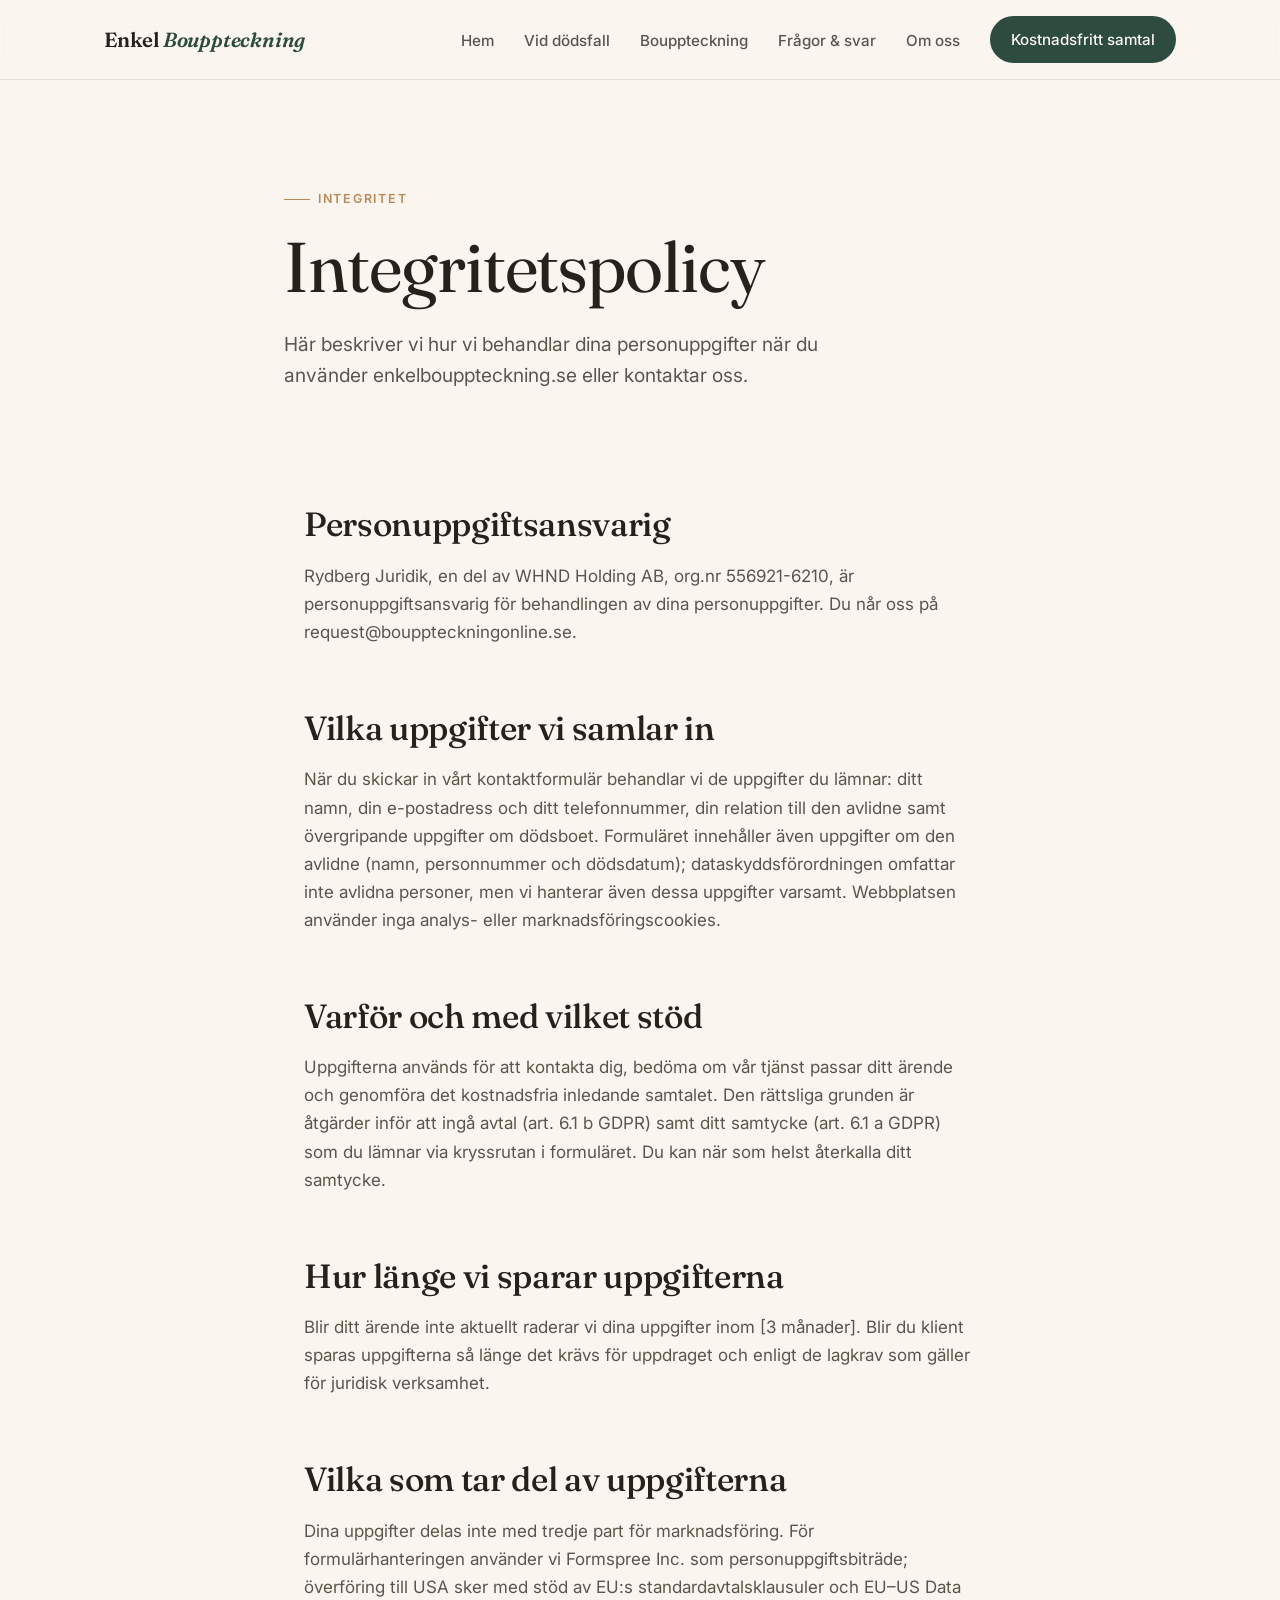
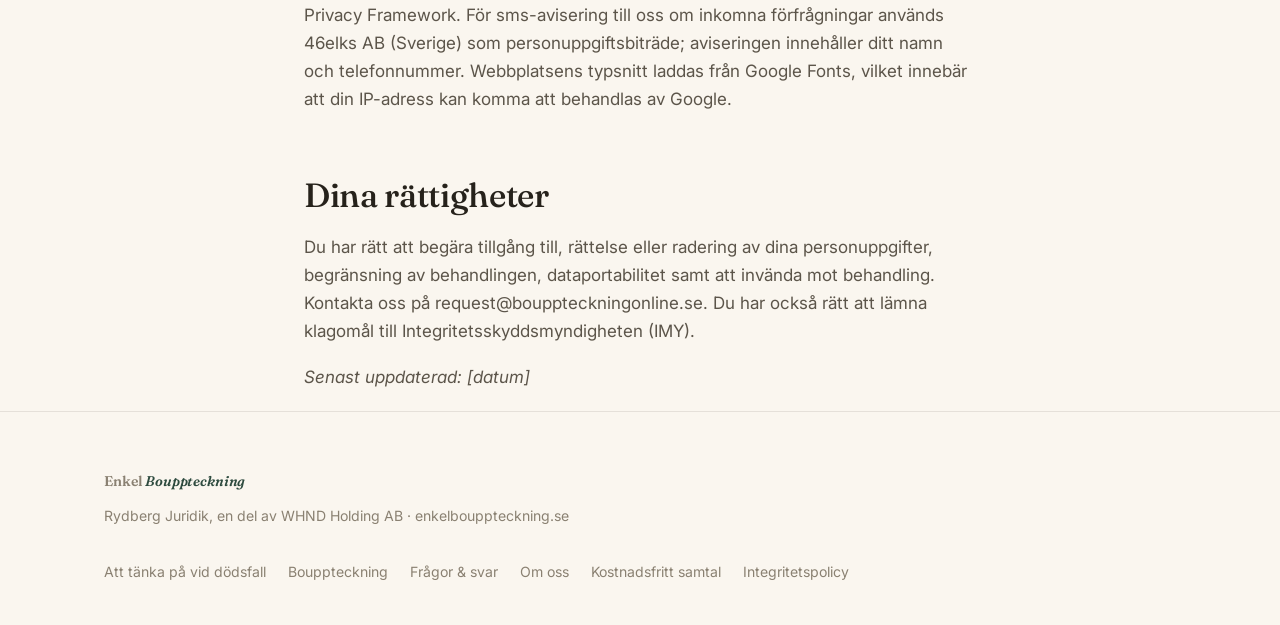
<file: integritetspolicy.html>
<!DOCTYPE html>
<html lang="sv">
<head>
  <meta charset="UTF-8">
  <meta name="viewport" content="width=device-width, initial-scale=1.0">
  <title>Integritetspolicy | Enkel Bouppteckning</title>
  <meta name="description" content="Så behandlar Enkel Bouppteckning (Rydberg Juridik) dina personuppgifter.">
  <meta name="robots" content="noindex">
  <link rel="preconnect" href="https://fonts.googleapis.com">
  <link rel="preconnect" href="https://fonts.gstatic.com" crossorigin>
  <link href="https://fonts.googleapis.com/css2?family=Fraunces:ital,wght@0,400;0,500;0,600;1,400;1,500&family=Inter:wght@400;500;600&display=swap" rel="stylesheet">
  <link rel="icon" type="image/svg+xml" href="favicon.svg">
  <link rel="apple-touch-icon" href="apple-touch-icon.png">
  <link rel="stylesheet" href="styles.css">
</head>
<body>

<header class="nav">
  <div class="nav-inner">
    <a href="index.html" class="logo">Enkel <em>Bouppteckning</em></a>
    <button class="nav-toggle" aria-label="Meny" onclick="this.nextElementSibling.classList.toggle('open')" aria-expanded="false">☰</button>
    <ul class="nav-links">
      <li><a href="index.html">Hem</a></li>
      <li><a href="vid-dodsfall.html">Vid dödsfall</a></li>
      <li><a href="bouppteckning.html">Bouppteckning</a></li>
      <li><a href="faq.html">Frågor &amp; svar</a></li>
      <li><a href="om-oss.html">Om oss</a></li>
      <li><a href="index.html#boka" class="btn btn-primary btn-sm">Kostnadsfritt samtal</a></li>
    </ul>
  </div>
</header>

<section class="page-hero">
  <div class="container-narrow">
    <span class="eyebrow">Integritet</span>
    <h1>Integritetspolicy</h1>
    <p class="lead">Här beskriver vi hur vi behandlar dina personuppgifter när du använder enkelbouppteckning.se eller kontaktar oss.</p>
  </div>
</section>

<div class="container-narrow prose">

  <!-- PLACEHOLDER-UTKAST: låt en jurist granska innan publicering. Fyll i org.nr och adress. -->

  <h2>Personuppgiftsansvarig</h2>
  <p>Rydberg Juridik, en del av WHND Holding AB, org.nr 556921-6210, är personuppgiftsansvarig för behandlingen av dina personuppgifter. Du når oss på request@bouppteckningonline.se.</p>

  <h2>Vilka uppgifter vi samlar in</h2>
  <p>När du skickar in vårt kontaktformulär behandlar vi de uppgifter du lämnar: ditt namn, din e-postadress och ditt telefonnummer, din relation till den avlidne samt övergripande uppgifter om dödsboet. Formuläret innehåller även uppgifter om den avlidne (namn, personnummer och dödsdatum); dataskyddsförordningen omfattar inte avlidna personer, men vi hanterar även dessa uppgifter varsamt. Webbplatsen använder inga analys- eller marknadsföringscookies.</p>

  <h2>Varför och med vilket stöd</h2>
  <p>Uppgifterna används för att kontakta dig, bedöma om vår tjänst passar ditt ärende och genomföra det kostnadsfria inledande samtalet. Den rättsliga grunden är åtgärder inför att ingå avtal (art. 6.1 b GDPR) samt ditt samtycke (art. 6.1 a GDPR) som du lämnar via kryssrutan i formuläret. Du kan när som helst återkalla ditt samtycke.</p>

  <h2>Hur länge vi sparar uppgifterna</h2>
  <p>Blir ditt ärende inte aktuellt raderar vi dina uppgifter inom [3 månader]. Blir du klient sparas uppgifterna så länge det krävs för uppdraget och enligt de lagkrav som gäller för juridisk verksamhet.</p>

  <h2>Vilka som tar del av uppgifterna</h2>
  <p>Dina uppgifter delas inte med tredje part för marknadsföring. För formulärhanteringen använder vi Formspree Inc. som personuppgiftsbiträde; överföring till USA sker med stöd av EU:s standardavtalsklausuler och EU–US Data Privacy Framework. För sms-avisering till oss om inkomna förfrågningar används 46elks AB (Sverige) som personuppgiftsbiträde; aviseringen innehåller ditt namn och telefonnummer. Webbplatsens typsnitt laddas från Google Fonts, vilket innebär att din IP-adress kan komma att behandlas av Google.</p>

  <h2>Dina rättigheter</h2>
  <p>Du har rätt att begära tillgång till, rättelse eller radering av dina personuppgifter, begränsning av behandlingen, dataportabilitet samt att invända mot behandling. Kontakta oss på request@bouppteckningonline.se. Du har också rätt att lämna klagomål till Integritetsskyddsmyndigheten (IMY).</p>

  <p><em>Senast uppdaterad: [datum]</em></p>

</div>

<footer>
  <div class="container footer-inner">
    <div>
      <a href="index.html" class="logo">Enkel <em>Bouppteckning</em></a>
      <p style="margin-top:10px;">Rydberg Juridik, en del av WHND Holding AB · enkelbouppteckning.se</p>
    </div>
    <ul class="footer-links">
      <li><a href="vid-dodsfall.html">Att tänka på vid dödsfall</a></li>
      <li><a href="bouppteckning.html">Bouppteckning</a></li>
      <li><a href="faq.html">Frågor &amp; svar</a></li>
      <li><a href="om-oss.html">Om oss</a></li>
      <li><a href="index.html#boka">Kostnadsfritt samtal</a></li>
      <li><a href="integritetspolicy.html">Integritetspolicy</a></li>
    </ul>
  </div>
</footer>

<script>
  const io = new IntersectionObserver(entries => {
    entries.forEach(e => { if (e.isIntersecting) { e.target.classList.add('visible'); io.unobserve(e.target); } });
  }, { threshold: 0.12 });
  document.querySelectorAll('.reveal').forEach(el => io.observe(el));
</script>

</body>
</html>
</file>
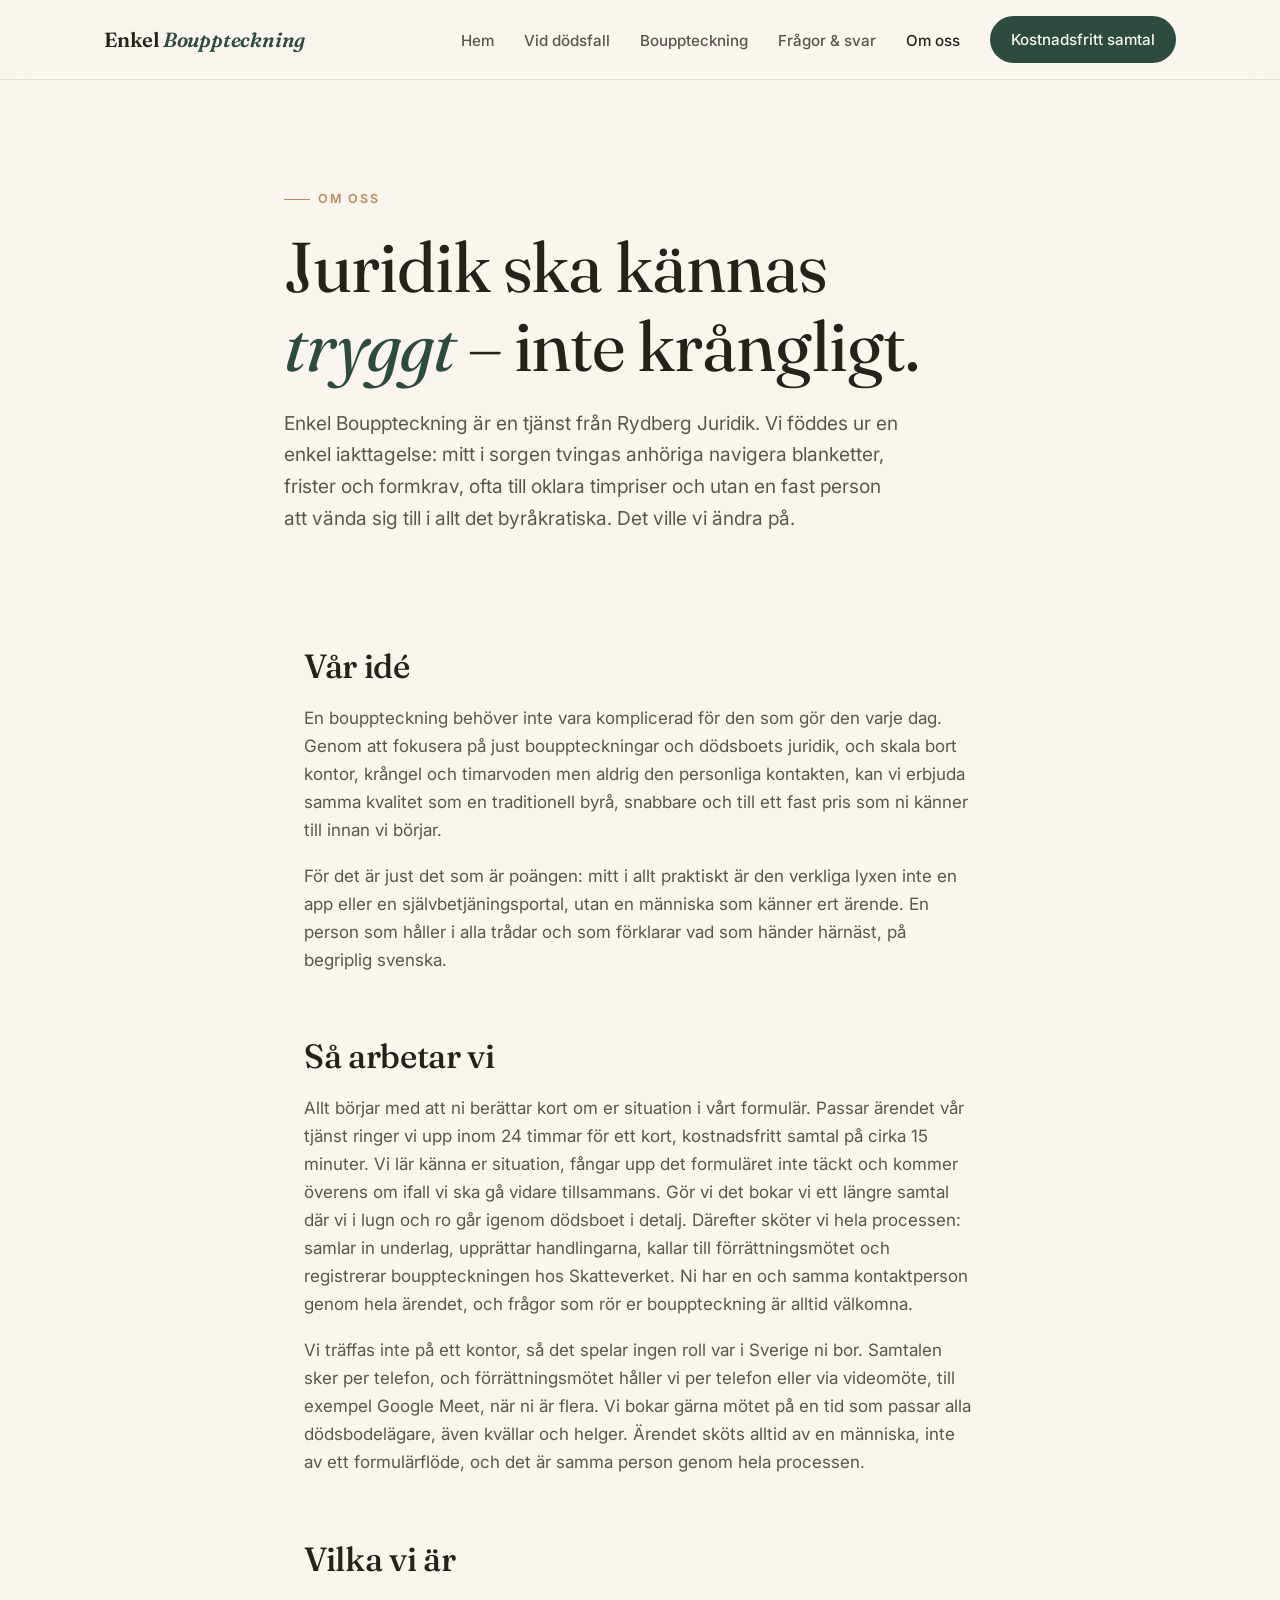
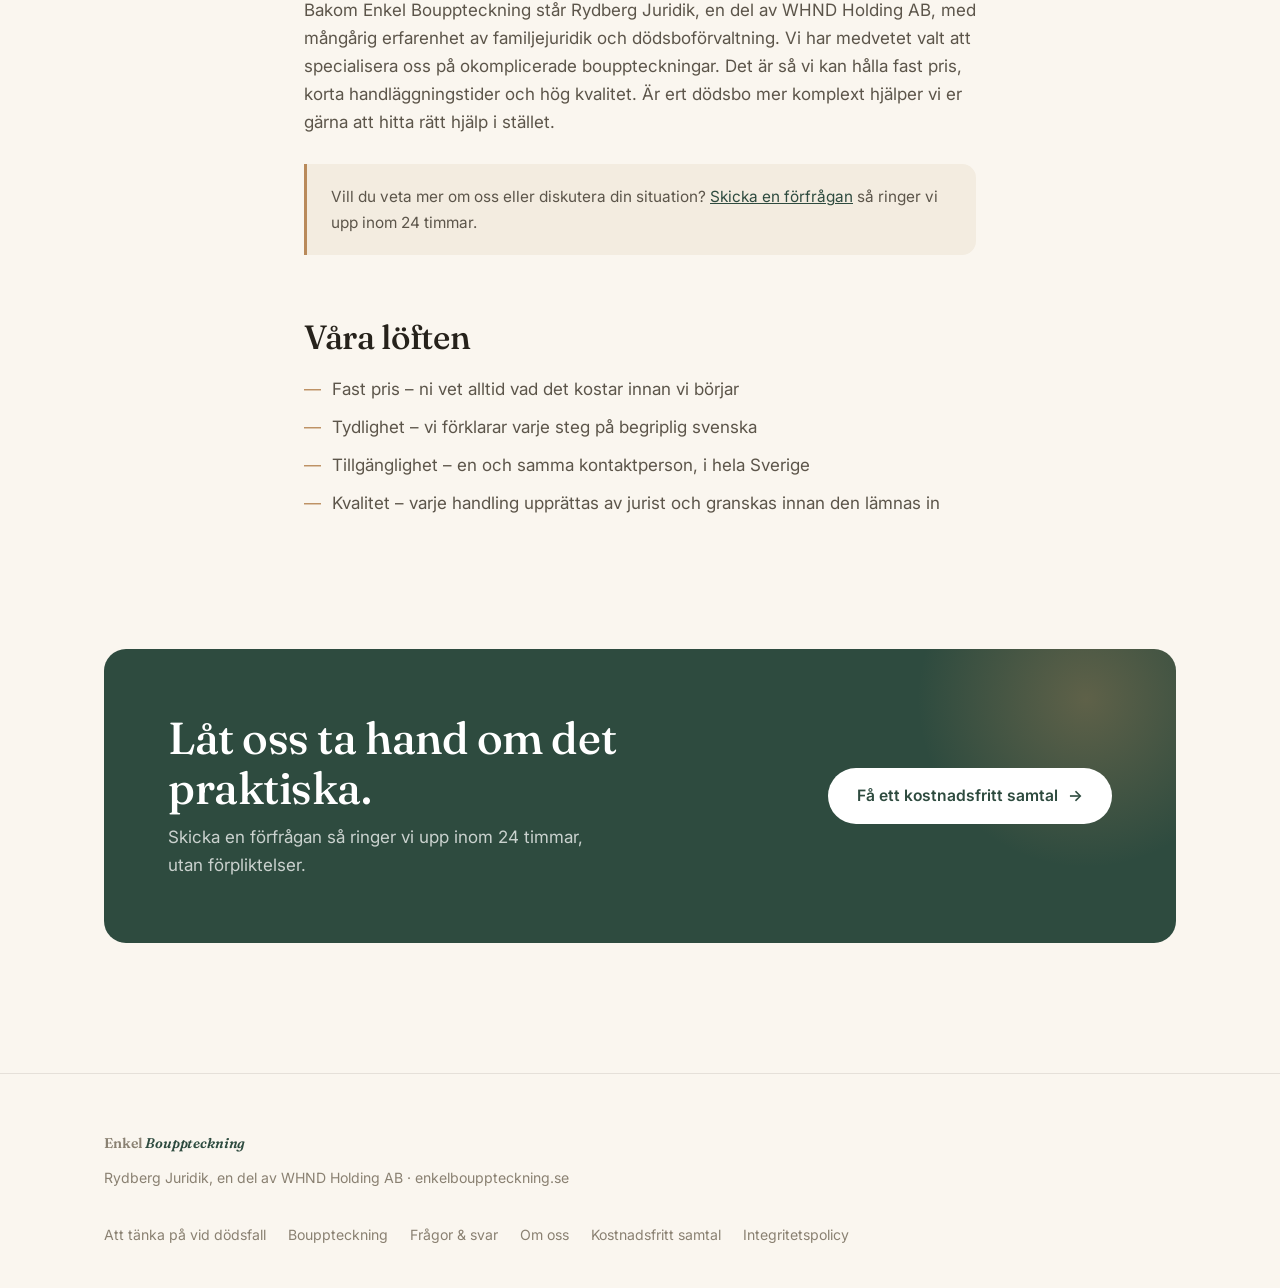
<file: om-oss.html>
<!DOCTYPE html>
<html lang="sv">
<head>
  <meta charset="UTF-8">
  <meta name="viewport" content="width=device-width, initial-scale=1.0">
  <title>Om oss | Enkel Bouppteckning</title>
  <meta name="description" content="Enkel Bouppteckning är en tjänst från Rydberg Juridik. Vi gör bouppteckningar enkla, trygga och prisvärda, digitalt i hela Sverige.">
  <link rel="preconnect" href="https://fonts.googleapis.com">
  <link rel="preconnect" href="https://fonts.gstatic.com" crossorigin>
  <link href="https://fonts.googleapis.com/css2?family=Fraunces:ital,wght@0,400;0,500;0,600;1,400;1,500&family=Inter:wght@400;500;600&display=swap" rel="stylesheet">
  <link rel="canonical" href="https://www.enkelbouppteckning.se/om-oss.html">
  <meta property="og:type" content="website">
  <meta property="og:locale" content="sv_SE">
  <meta property="og:site_name" content="Enkel Bouppteckning">
  <meta property="og:title" content="Om oss | Enkel Bouppteckning">
  <meta property="og:description" content="Enkel Bouppteckning är en tjänst från Rydberg Juridik. Vi gör bouppteckningar enkla, trygga och prisvärda, digitalt i hela Sverige.">
  <meta property="og:url" content="https://www.enkelbouppteckning.se/om-oss.html">
  <meta property="og:image" content="https://www.enkelbouppteckning.se/og-image.jpg">
  <meta name="twitter:card" content="summary_large_image">
  <link rel="icon" type="image/svg+xml" href="favicon.svg">
  <link rel="apple-touch-icon" href="apple-touch-icon.png">
  <link rel="stylesheet" href="styles.css">
</head>
<body>

<header class="nav">
  <div class="nav-inner">
    <a href="index.html" class="logo">Enkel <em>Bouppteckning</em></a>
    <button class="nav-toggle" aria-label="Meny" onclick="this.nextElementSibling.classList.toggle('open')" aria-expanded="false">☰</button>
    <ul class="nav-links">
      <li><a href="index.html">Hem</a></li>
      <li><a href="vid-dodsfall.html">Vid dödsfall</a></li>
      <li><a href="bouppteckning.html">Bouppteckning</a></li>
      <li><a href="faq.html">Frågor &amp; svar</a></li>
      <li><a href="om-oss.html" class="active">Om oss</a></li>
      <li><a href="index.html#boka" class="btn btn-primary btn-sm">Kostnadsfritt samtal</a></li>
    </ul>
  </div>
</header>

<section class="page-hero">
  <div class="container-narrow">
    <span class="eyebrow">Om oss</span>
    <h1>Juridik ska kännas <em style="color:var(--accent)">tryggt</em> – inte krångligt.</h1>
    <p class="lead">Enkel Bouppteckning är en tjänst från Rydberg Juridik. Vi föddes ur en enkel iakttagelse: mitt i sorgen tvingas anhöriga navigera blanketter, frister och formkrav, ofta till oklara timpriser och utan en fast person att vända sig till i allt det byråkratiska. Det ville vi ändra på.</p>
  </div>
</section>

<div class="container-narrow prose">

  <!-- PLACEHOLDER: ersätt med riktig text om er bakgrund, namn och erfarenhet -->

  <h2>Vår idé</h2>
  <p>En bouppteckning behöver inte vara komplicerad för den som gör den varje dag. Genom att fokusera på just bouppteckningar och dödsboets juridik, och skala bort kontor, krångel och timarvoden men aldrig den personliga kontakten, kan vi erbjuda samma kvalitet som en traditionell byrå, snabbare och till ett fast pris som ni känner till innan vi börjar.</p>
  <p>För det är just det som är poängen: mitt i allt praktiskt är den verkliga lyxen inte en app eller en självbetjäningsportal, utan en människa som känner ert ärende. En person som håller i alla trådar och som förklarar vad som händer härnäst, på begriplig svenska.</p>

  <h2>Så arbetar vi</h2>
  <p>Allt börjar med att ni berättar kort om er situation i vårt formulär. Passar ärendet vår tjänst ringer vi upp inom 24 timmar för ett kort, kostnadsfritt samtal på cirka 15 minuter. Vi lär känna er situation, fångar upp det formuläret inte täckt och kommer överens om ifall vi ska gå vidare tillsammans. Gör vi det bokar vi ett längre samtal där vi i lugn och ro går igenom dödsboet i detalj. Därefter sköter vi hela processen: samlar in underlag, upprättar handlingarna, kallar till förrättningsmötet och registrerar bouppteckningen hos Skatteverket. Ni har en och samma kontaktperson genom hela ärendet, och frågor som rör er bouppteckning är alltid välkomna.</p>
  <p>Vi träffas inte på ett kontor, så det spelar ingen roll var i Sverige ni bor. Samtalen sker per telefon, och förrättningsmötet håller vi per telefon eller via videomöte, till exempel Google Meet, när ni är flera. Vi bokar gärna mötet på en tid som passar alla dödsbodelägare, även kvällar och helger. Ärendet sköts alltid av en människa, inte av ett formulärflöde, och det är samma person genom hela processen.</p>

  <h2>Vilka vi är</h2>
  <p>Bakom Enkel Bouppteckning står Rydberg Juridik, en del av WHND Holding AB, med mångårig erfarenhet av familjejuridik och dödsboförvaltning. Vi har medvetet valt att specialisera oss på okomplicerade bouppteckningar. Det är så vi kan hålla fast pris, korta handläggningstider och hög kvalitet. Är ert dödsbo mer komplext hjälper vi er gärna att hitta rätt hjälp i stället.</p>

  <div class="note">
    <p>Vill du veta mer om oss eller diskutera din situation? <a href="index.html#boka">Skicka en förfrågan</a> så ringer vi upp inom 24 timmar.</p>
  </div>

  <h2>Våra löften</h2>
  <ul>
    <li>Fast pris – ni vet alltid vad det kostar innan vi börjar</li>
    <li>Tydlighet – vi förklarar varje steg på begriplig svenska</li>
    <li>Tillgänglighet – en och samma kontaktperson, i hela Sverige</li>
    <li>Kvalitet – varje handling upprättas av jurist och granskas innan den lämnas in</li>
  </ul>

</div>

<section>
  <div class="container">
    <div class="cta-banner reveal">
      <div>
        <h2>Låt oss ta hand om det praktiska.</h2>
        <p>Skicka en förfrågan så ringer vi upp inom 24 timmar, utan förpliktelser.</p>
      </div>
      <a href="index.html#boka" class="btn">Få ett kostnadsfritt samtal <span class="arrow">→</span></a>
    </div>
  </div>
</section>

<footer>
  <div class="container footer-inner">
    <div>
      <a href="index.html" class="logo">Enkel <em>Bouppteckning</em></a>
      <p style="margin-top:10px;">Rydberg Juridik, en del av WHND Holding AB · enkelbouppteckning.se</p>
    </div>
    <ul class="footer-links">
      <li><a href="vid-dodsfall.html">Att tänka på vid dödsfall</a></li>
      <li><a href="bouppteckning.html">Bouppteckning</a></li>
      <li><a href="faq.html">Frågor &amp; svar</a></li>
      <li><a href="om-oss.html">Om oss</a></li>
      <li><a href="index.html#boka">Kostnadsfritt samtal</a></li>
      <li><a href="integritetspolicy.html">Integritetspolicy</a></li>
    </ul>
  </div>
</footer>

<script>
  const io = new IntersectionObserver(entries => {
    entries.forEach(e => { if (e.isIntersecting) { e.target.classList.add('visible'); io.unobserve(e.target); } });
  }, { threshold: 0.12 });
  document.querySelectorAll('.reveal').forEach(el => io.observe(el));
</script>

</body>
</html>
</file>
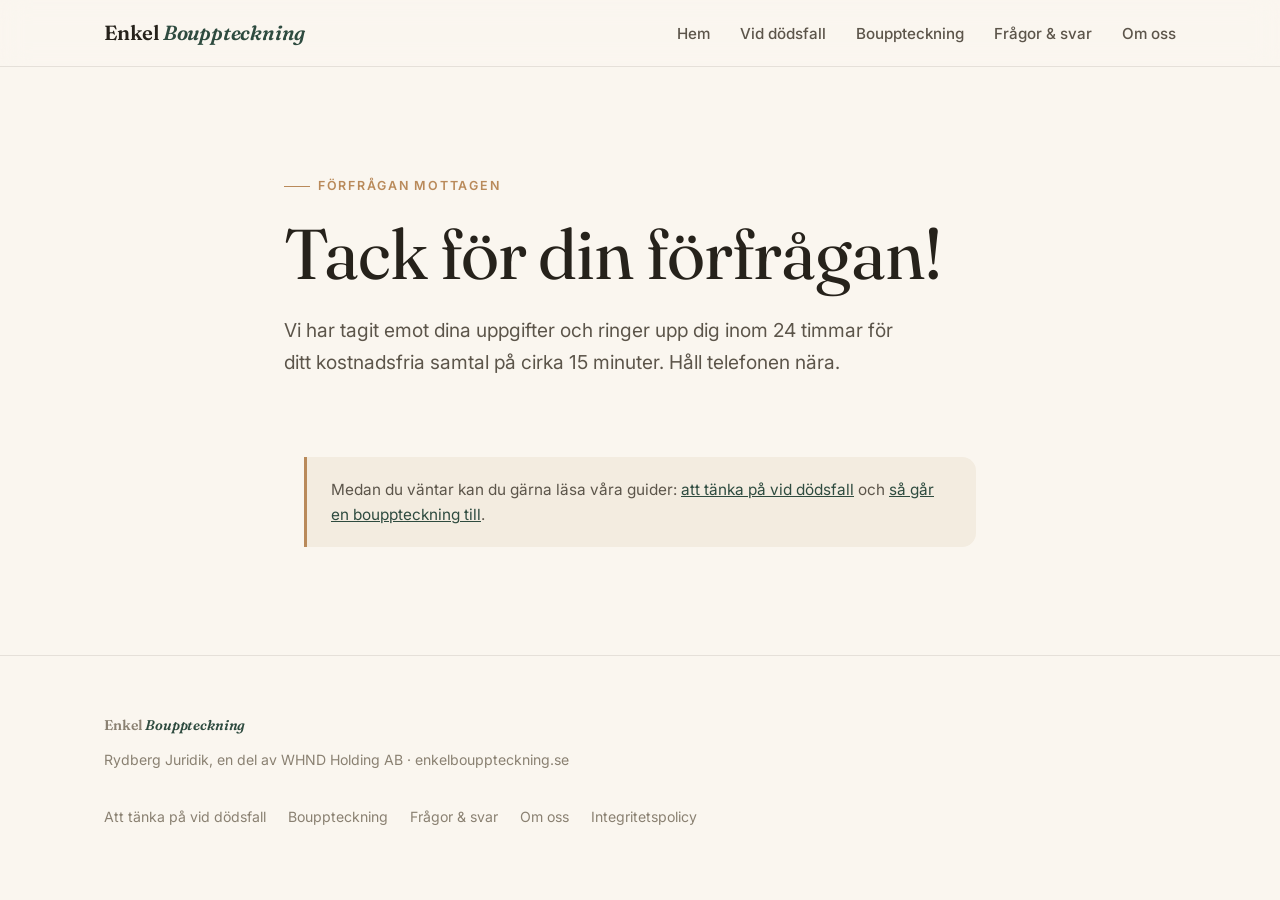
<file: tack.html>
<!DOCTYPE html>
<html lang="sv">
<head>
  <meta charset="UTF-8">
  <meta name="viewport" content="width=device-width, initial-scale=1.0">
  <title>Tack för din förfrågan | Enkel Bouppteckning</title>
  <meta name="description" content="Vi har tagit emot din förfrågan och ringer upp inom 24 timmar.">
  <meta name="robots" content="noindex">
  <link rel="preconnect" href="https://fonts.googleapis.com">
  <link rel="preconnect" href="https://fonts.gstatic.com" crossorigin>
  <link href="https://fonts.googleapis.com/css2?family=Fraunces:ital,wght@0,400;0,500;0,600;1,400;1,500&family=Inter:wght@400;500;600&display=swap" rel="stylesheet">
  <link rel="icon" type="image/svg+xml" href="favicon.svg">
  <link rel="apple-touch-icon" href="apple-touch-icon.png">
  <link rel="stylesheet" href="styles.css">
</head>
<body>

<header class="nav">
  <div class="nav-inner">
    <a href="index.html" class="logo">Enkel <em>Bouppteckning</em></a>
    <button class="nav-toggle" aria-label="Meny" onclick="this.nextElementSibling.classList.toggle('open')" aria-expanded="false">☰</button>
    <ul class="nav-links">
      <li><a href="index.html">Hem</a></li>
      <li><a href="vid-dodsfall.html">Vid dödsfall</a></li>
      <li><a href="bouppteckning.html">Bouppteckning</a></li>
      <li><a href="faq.html">Frågor &amp; svar</a></li>
      <li><a href="om-oss.html">Om oss</a></li>
    </ul>
  </div>
</header>

<section class="page-hero">
  <div class="container-narrow">
    <span class="eyebrow">Förfrågan mottagen</span>
    <h1>Tack för din förfrågan!</h1>
    <p class="lead">Vi har tagit emot dina uppgifter och ringer upp dig inom 24 timmar för ditt kostnadsfria samtal på cirka 15 minuter. Håll telefonen nära.</p>
  </div>
</section>

<div class="container-narrow prose" style="padding-bottom: 60px;">
  <div class="note">
    <p>Medan du väntar kan du gärna läsa våra guider: <a href="vid-dodsfall.html">att tänka på vid dödsfall</a> och <a href="bouppteckning.html">så går en bouppteckning till</a>.</p>
  </div>
</div>

<footer>
  <div class="container footer-inner">
    <div>
      <a href="index.html" class="logo">Enkel <em>Bouppteckning</em></a>
      <p style="margin-top:10px;">Rydberg Juridik, en del av WHND Holding AB · enkelbouppteckning.se</p>
    </div>
    <ul class="footer-links">
      <li><a href="vid-dodsfall.html">Att tänka på vid dödsfall</a></li>
      <li><a href="bouppteckning.html">Bouppteckning</a></li>
      <li><a href="faq.html">Frågor &amp; svar</a></li>
      <li><a href="om-oss.html">Om oss</a></li>
      <li><a href="integritetspolicy.html">Integritetspolicy</a></li>
    </ul>
  </div>
</footer>

</body>
</html>
</file>
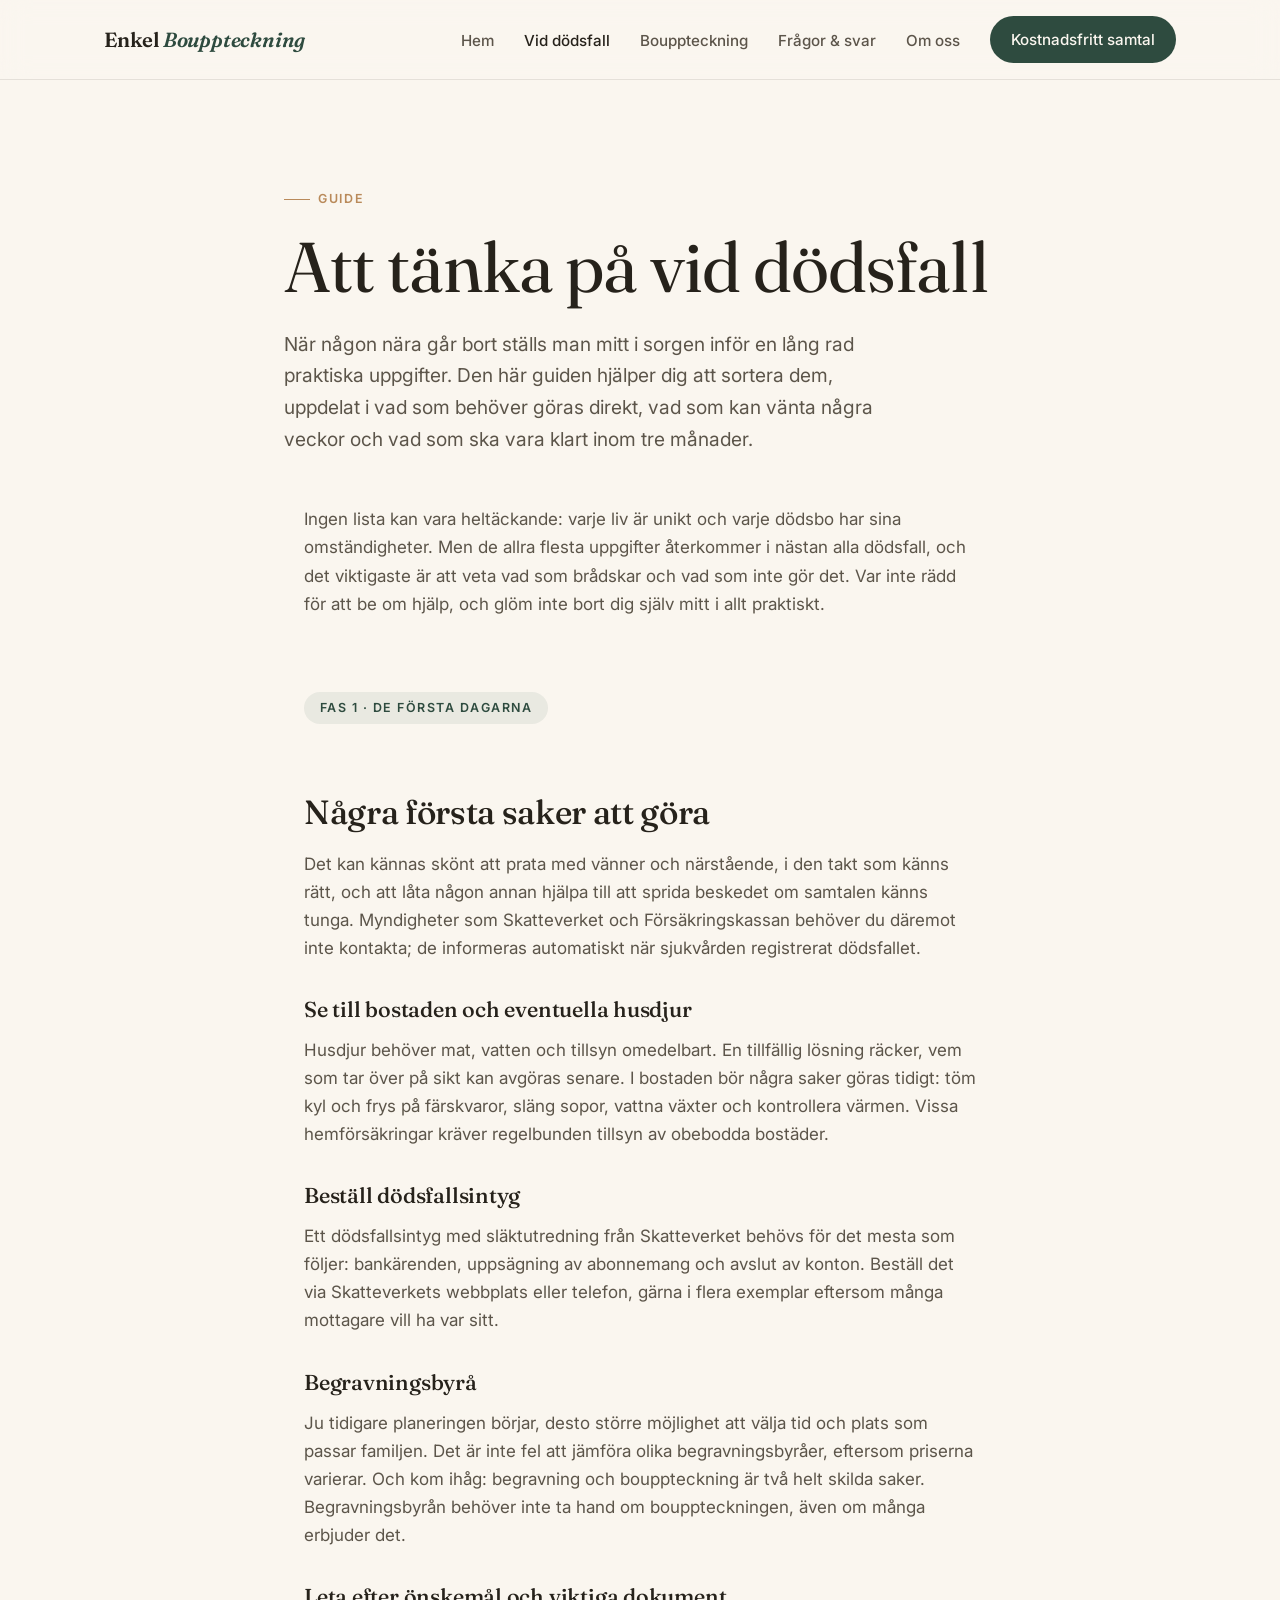
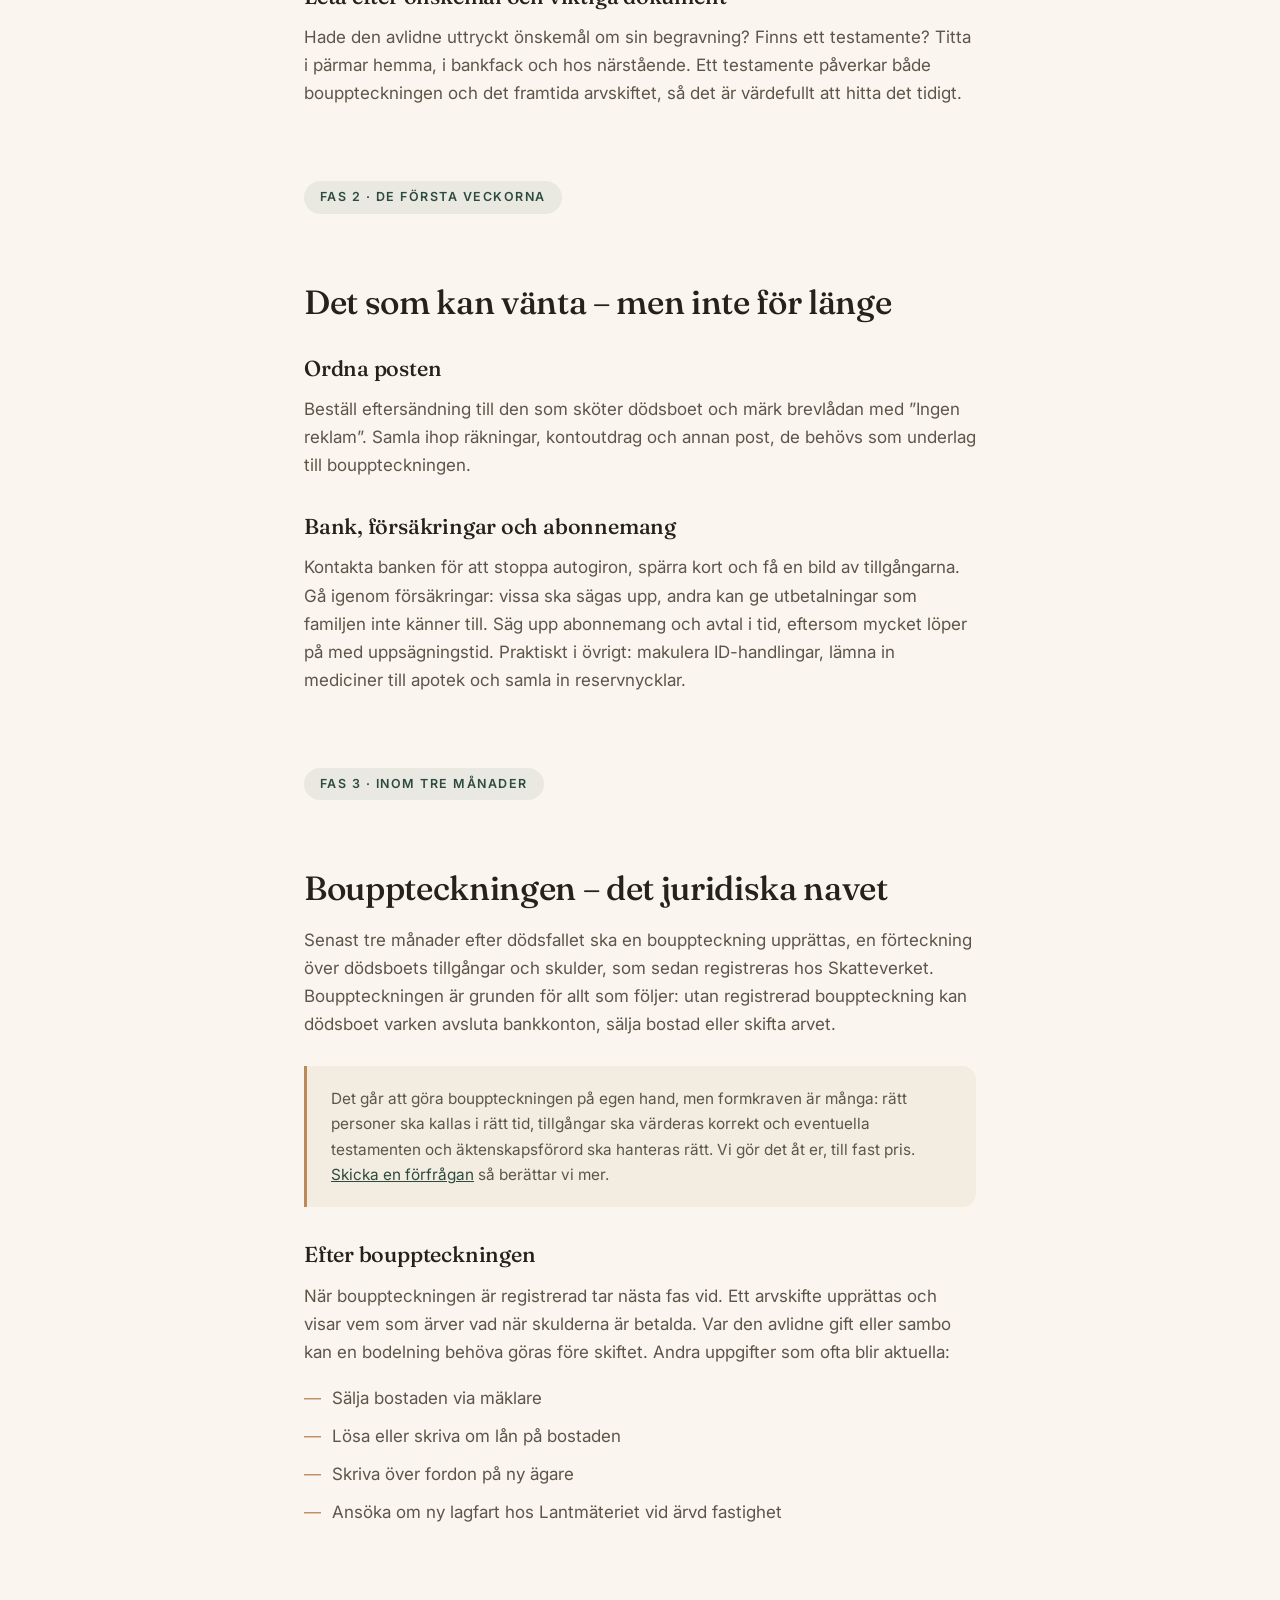
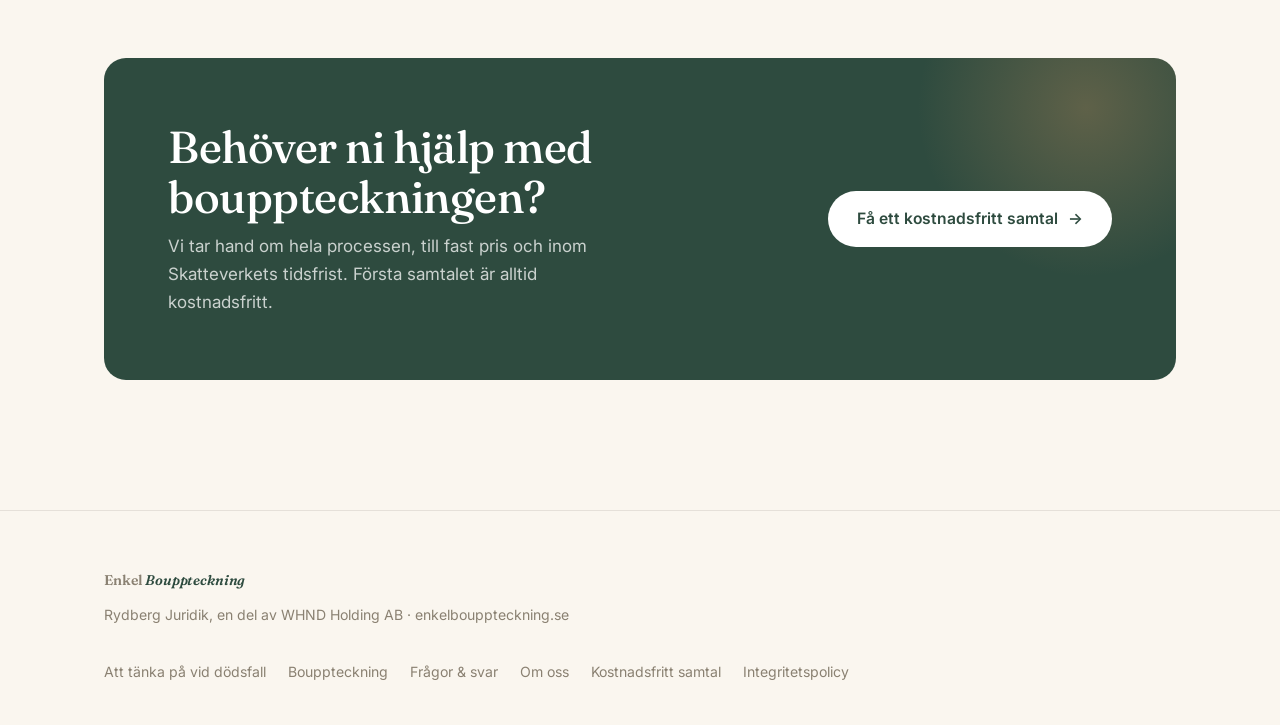
<file: vid-dodsfall.html>
<!DOCTYPE html>
<html lang="sv">
<head>
  <meta charset="UTF-8">
  <meta name="viewport" content="width=device-width, initial-scale=1.0">
  <title>Att tänka på vid dödsfall – en guide steg för steg | Enkel Bouppteckning</title>
  <meta name="description" content="Vad behöver göras när någon dör? En tydlig guide uppdelad i tre faser: de första dagarna, de första veckorna och inom tre månader.">
  <link rel="preconnect" href="https://fonts.googleapis.com">
  <link rel="preconnect" href="https://fonts.gstatic.com" crossorigin>
  <link href="https://fonts.googleapis.com/css2?family=Fraunces:ital,wght@0,400;0,500;0,600;1,400;1,500&family=Inter:wght@400;500;600&display=swap" rel="stylesheet">
  <link rel="canonical" href="https://www.enkelbouppteckning.se/vid-dodsfall.html">
  <meta property="og:type" content="website">
  <meta property="og:locale" content="sv_SE">
  <meta property="og:site_name" content="Enkel Bouppteckning">
  <meta property="og:title" content="Att tänka på vid dödsfall – en guide steg för steg | Enkel Bouppteckning">
  <meta property="og:description" content="Vad behöver göras när någon dör? En tydlig guide uppdelad i tre faser: de första dagarna, de första veckorna och inom tre månader.">
  <meta property="og:url" content="https://www.enkelbouppteckning.se/vid-dodsfall.html">
  <meta property="og:image" content="https://www.enkelbouppteckning.se/og-image.jpg">
  <meta name="twitter:card" content="summary_large_image">
  <link rel="icon" type="image/svg+xml" href="favicon.svg">
  <link rel="apple-touch-icon" href="apple-touch-icon.png">
  <link rel="stylesheet" href="styles.css">
</head>
<body>

<header class="nav">
  <div class="nav-inner">
    <a href="index.html" class="logo">Enkel <em>Bouppteckning</em></a>
    <button class="nav-toggle" aria-label="Meny" onclick="this.nextElementSibling.classList.toggle('open')" aria-expanded="false">☰</button>
    <ul class="nav-links">
      <li><a href="index.html">Hem</a></li>
      <li><a href="vid-dodsfall.html" class="active">Vid dödsfall</a></li>
      <li><a href="bouppteckning.html">Bouppteckning</a></li>
      <li><a href="faq.html">Frågor &amp; svar</a></li>
      <li><a href="om-oss.html">Om oss</a></li>
      <li><a href="index.html#boka" class="btn btn-primary btn-sm">Kostnadsfritt samtal</a></li>
    </ul>
  </div>
</header>

<section class="page-hero">
  <div class="container-narrow">
    <span class="eyebrow">Guide</span>
    <h1>Att tänka på vid dödsfall</h1>
    <p class="lead">När någon nära går bort ställs man mitt i sorgen inför en lång rad praktiska uppgifter. Den här guiden hjälper dig att sortera dem, uppdelat i vad som behöver göras direkt, vad som kan vänta några veckor och vad som ska vara klart inom tre månader.</p>
  </div>
</section>

<div class="container-narrow prose">

  <p>Ingen lista kan vara heltäckande: varje liv är unikt och varje dödsbo har sina omständigheter. Men de allra flesta uppgifter återkommer i nästan alla dödsfall, och det viktigaste är att veta vad som brådskar och vad som inte gör det. Var inte rädd för att be om hjälp, och glöm inte bort dig själv mitt i allt praktiskt.</p>

  <div class="phase">Fas 1 · De första dagarna</div>
  <h2>Några första saker att göra</h2>

  <p>Det kan kännas skönt att prata med vänner och närstående, i den takt som känns rätt, och att låta någon annan hjälpa till att sprida beskedet om samtalen känns tunga. Myndigheter som Skatteverket och Försäkringskassan behöver du däremot inte kontakta; de informeras automatiskt när sjukvården registrerat dödsfallet.</p>

  <h3>Se till bostaden och eventuella husdjur</h3>
  <p>Husdjur behöver mat, vatten och tillsyn omedelbart. En tillfällig lösning räcker, vem som tar över på sikt kan avgöras senare. I bostaden bör några saker göras tidigt: töm kyl och frys på färskvaror, släng sopor, vattna växter och kontrollera värmen. Vissa hemförsäkringar kräver regelbunden tillsyn av obebodda bostäder.</p>

  <h3>Beställ dödsfallsintyg</h3>
  <p>Ett dödsfallsintyg med släktutredning från Skatteverket behövs för det mesta som följer: bankärenden, uppsägning av abonnemang och avslut av konton. Beställ det via Skatteverkets webbplats eller telefon, gärna i flera exemplar eftersom många mottagare vill ha var sitt.</p>

  <h3>Begravningsbyrå</h3>
  <p>Ju tidigare planeringen börjar, desto större möjlighet att välja tid och plats som passar familjen. Det är inte fel att jämföra olika begravningsbyråer, eftersom priserna varierar. Och kom ihåg: begravning och bouppteckning är två helt skilda saker. Begravningsbyrån behöver inte ta hand om bouppteckningen, även om många erbjuder det.</p>

  <h3>Leta efter önskemål och viktiga dokument</h3>
  <p>Hade den avlidne uttryckt önskemål om sin begravning? Finns ett testamente? Titta i pärmar hemma, i bankfack och hos närstående. Ett testamente påverkar både bouppteckningen och det framtida arvskiftet, så det är värdefullt att hitta det tidigt.</p>

  <div class="phase">Fas 2 · De första veckorna</div>
  <h2>Det som kan vänta – men inte för länge</h2>

  <h3>Ordna posten</h3>
  <p>Beställ eftersändning till den som sköter dödsboet och märk brevlådan med ”Ingen reklam”. Samla ihop räkningar, kontoutdrag och annan post, de behövs som underlag till bouppteckningen.</p>

  <h3>Bank, försäkringar och abonnemang</h3>
  <p>Kontakta banken för att stoppa autogiron, spärra kort och få en bild av tillgångarna. Gå igenom försäkringar: vissa ska sägas upp, andra kan ge utbetalningar som familjen inte känner till. Säg upp abonnemang och avtal i tid, eftersom mycket löper på med uppsägningstid. Praktiskt i övrigt: makulera ID-handlingar, lämna in mediciner till apotek och samla in reservnycklar.</p>

  <div class="phase">Fas 3 · Inom tre månader</div>
  <h2>Bouppteckningen – det juridiska navet</h2>

  <p>Senast tre månader efter dödsfallet ska en bouppteckning upprättas, en förteckning över dödsboets tillgångar och skulder, som sedan registreras hos Skatteverket. Bouppteckningen är grunden för allt som följer: utan registrerad bouppteckning kan dödsboet varken avsluta bankkonton, sälja bostad eller skifta arvet.</p>

  <div class="note">
    <p>Det går att göra bouppteckningen på egen hand, men formkraven är många: rätt personer ska kallas i rätt tid, tillgångar ska värderas korrekt och eventuella testamenten och äktenskapsförord ska hanteras rätt. Vi gör det åt er, till fast pris. <a href="index.html#boka">Skicka en förfrågan</a> så berättar vi mer.</p>
  </div>

  <h3>Efter bouppteckningen</h3>
  <p>När bouppteckningen är registrerad tar nästa fas vid. Ett arvskifte upprättas och visar vem som ärver vad när skulderna är betalda. Var den avlidne gift eller sambo kan en bodelning behöva göras före skiftet. Andra uppgifter som ofta blir aktuella:</p>
  <ul>
    <li>Sälja bostaden via mäklare</li>
    <li>Lösa eller skriva om lån på bostaden</li>
    <li>Skriva över fordon på ny ägare</li>
    <li>Ansöka om ny lagfart hos Lantmäteriet vid ärvd fastighet</li>
  </ul>

</div>

<section>
  <div class="container">
    <div class="cta-banner reveal">
      <div>
        <h2>Behöver ni hjälp med bouppteckningen?</h2>
        <p>Vi tar hand om hela processen, till fast pris och inom Skatteverkets tidsfrist. Första samtalet är alltid kostnadsfritt.</p>
      </div>
      <a href="index.html#boka" class="btn">Få ett kostnadsfritt samtal <span class="arrow">→</span></a>
    </div>
  </div>
</section>

<footer>
  <div class="container footer-inner">
    <div>
      <a href="index.html" class="logo">Enkel <em>Bouppteckning</em></a>
      <p style="margin-top:10px;">Rydberg Juridik, en del av WHND Holding AB · enkelbouppteckning.se</p>
    </div>
    <ul class="footer-links">
      <li><a href="vid-dodsfall.html">Att tänka på vid dödsfall</a></li>
      <li><a href="bouppteckning.html">Bouppteckning</a></li>
      <li><a href="faq.html">Frågor &amp; svar</a></li>
      <li><a href="om-oss.html">Om oss</a></li>
      <li><a href="index.html#boka">Kostnadsfritt samtal</a></li>
      <li><a href="integritetspolicy.html">Integritetspolicy</a></li>
    </ul>
  </div>
</footer>

<script>
  const io = new IntersectionObserver(entries => {
    entries.forEach(e => { if (e.isIntersecting) { e.target.classList.add('visible'); io.unobserve(e.target); } });
  }, { threshold: 0.12 });
  document.querySelectorAll('.reveal').forEach(el => io.observe(el));
</script>

</body>
</html>
</file>
<file: styles.css>
/* ============================================================
   Enkel Bouppteckning — designsystem
   Varm, sober, galant · anno 2026
   ============================================================ */

:root {
  --bg: #FAF6EF;
  --bg-soft: #F3ECE0;
  --surface: #FFFFFF;
  --ink: #26221B;
  --ink-soft: #5C554A;
  --ink-faint: #8A8172;
  --accent: #2E4B3F;        /* djup skogsgrön */
  --accent-soft: #3D6152;
  --brass: #B98A5A;         /* varm mässing */
  --brass-soft: #D9BE9C;
  --line: rgba(38, 34, 27, 0.10);
  --radius: 22px;
  --radius-sm: 14px;
  --shadow: 0 2px 6px rgba(38,34,27,.04), 0 18px 48px -18px rgba(38,34,27,.16);
  --font-display: "Fraunces", Georgia, serif;
  --font-body: "Inter", -apple-system, "Segoe UI", sans-serif;
}

* { margin: 0; padding: 0; box-sizing: border-box; }

html { scroll-behavior: smooth; }

body {
  font-family: var(--font-body);
  background: var(--bg);
  color: var(--ink);
  line-height: 1.65;
  font-size: 17px;
  -webkit-font-smoothing: antialiased;
}

::selection { background: var(--brass-soft); }

img { max-width: 100%; display: block; }

.container { max-width: 1120px; margin: 0 auto; padding: 0 24px; }
.container-narrow { max-width: 760px; margin: 0 auto; padding: 0 24px; }

h1, h2, h3, .display {
  font-family: var(--font-display);
  font-weight: 500;
  line-height: 1.12;
  letter-spacing: -0.01em;
}

h1 { font-size: clamp(2.6rem, 6vw, 4.4rem); font-weight: 400; letter-spacing: -0.015em; }
h2 { font-size: clamp(1.9rem, 4vw, 2.8rem); }
h3 { font-size: 1.35rem; line-height: 1.3; }

p { color: var(--ink-soft); }

a { color: var(--accent); }

.eyebrow {
  display: inline-flex;
  align-items: center;
  gap: 8px;
  font-size: .78rem;
  font-weight: 600;
  letter-spacing: .14em;
  text-transform: uppercase;
  color: var(--brass);
  margin-bottom: 18px;
}
.eyebrow::before {
  content: "";
  width: 26px; height: 1px;
  background: var(--brass);
}

/* ---------- Nav ---------- */
.nav {
  position: sticky;
  top: 0;
  z-index: 100;
  backdrop-filter: blur(14px);
  -webkit-backdrop-filter: blur(14px);
  background: rgba(250, 246, 239, 0.82);
  border-bottom: 1px solid var(--line);
}
.nav-inner {
  max-width: 1120px;
  margin: 0 auto;
  padding: 16px 24px;
  display: flex;
  align-items: center;
  justify-content: space-between;
  gap: 24px;
}
.logo {
  font-family: var(--font-display);
  font-size: 1.28rem;
  font-weight: 600;
  color: var(--ink);
  text-decoration: none;
  letter-spacing: -0.01em;
}
.logo em { font-style: italic; color: var(--accent); }
.nav-links {
  display: flex;
  align-items: center;
  gap: 30px;
  list-style: none;
}
.nav-links a {
  color: var(--ink-soft);
  text-decoration: none;
  font-size: .95rem;
  font-weight: 500;
  transition: color .2s;
}
.nav-links a:hover, .nav-links a.active { color: var(--ink); }
.nav-toggle {
  display: none;
  background: none;
  border: none;
  font-size: 1.6rem;
  color: var(--ink);
  cursor: pointer;
  line-height: 1;
}

/* ---------- Knappar ---------- */
.btn {
  display: inline-flex;
  align-items: center;
  gap: 10px;
  padding: 14px 28px;
  border-radius: 999px;
  font-family: var(--font-body);
  font-size: .98rem;
  font-weight: 600;
  text-decoration: none;
  cursor: pointer;
  border: 1px solid transparent;
  transition: transform .2s ease, box-shadow .2s ease, background .2s;
}
.btn:hover { transform: translateY(-1px); }
.btn-primary {
  background: var(--accent);
  color: #fff;
  box-shadow: 0 10px 26px -10px rgba(46,75,63,.55);
}
.btn-primary:hover { background: var(--accent-soft); }
.btn-ghost {
  background: transparent;
  color: var(--ink);
  border-color: rgba(38,34,27,.22);
}
.btn-ghost:hover { border-color: var(--ink); }
.btn-sm { padding: 10px 20px; font-size: .9rem; }
/* Boka samtal-knappen i menyn: krämfärgad text, varm mässing vid hover */
.nav .btn-primary { color: var(--bg); box-shadow: none; }
.nav .btn-primary:hover { background: var(--brass); color: #fff; }
.btn .arrow { transition: transform .2s; }
.btn:hover .arrow { transform: translateX(3px); }

/* ---------- Hero ---------- */
.hero {
  position: relative;
  overflow: hidden;
  padding: clamp(90px, 13vw, 170px) 0 clamp(80px, 12vw, 160px);
  background-image: url("hero.webp"); /* fallback medan videon laddar */
  background-size: cover;
  background-position: center right;
}
.hero-video {
  position: absolute;
  inset: 0;
  width: 100%;
  height: 100%;
  object-fit: cover;
  object-position: center right;
  z-index: 0;
}
.hero::before {
  content: "";
  position: absolute;
  inset: 0;
  z-index: 1;
  pointer-events: none;
  background:
    linear-gradient(90deg,
      rgba(250,246,239,.94) 0%,
      rgba(250,246,239,.82) 34%,
      rgba(250,246,239,.35) 62%,
      rgba(250,246,239,0) 88%),
    linear-gradient(0deg, rgba(250,246,239,.55) 0%, rgba(250,246,239,0) 22%);
}
.hero .container { position: relative; z-index: 2; }
@media (prefers-reduced-motion: reduce) {
  .hero-video { display: none; }
}
.hero-inner { position: relative; max-width: 700px; }
.badge {
  display: inline-block;
  font-size: .74rem;
  font-weight: 600;
  letter-spacing: .13em;
  text-transform: uppercase;
  color: var(--ink-soft);
  background: rgba(217,190,156,.35);
  border: 1px solid rgba(185,138,90,.30);
  border-radius: 999px;
  padding: 8px 18px;
  margin-bottom: 26px;
  backdrop-filter: blur(4px);
}
.hero h1 em { font-style: italic; color: var(--accent); }
.hero p.lead {
  font-size: clamp(1.05rem, 2vw, 1.25rem);
  margin: 26px 0 38px;
  max-width: 560px;
}
.hero-actions { display: flex; gap: 14px; flex-wrap: wrap; }
.hero-meta {
  margin-top: 42px;
  display: flex;
  flex-direction: column;
  gap: 14px;
  font-size: .98rem;
  color: var(--ink);
}
.hero-meta .usp {
  display: inline-flex;
  align-items: flex-start;
  gap: 14px;
  font-weight: 500;
  letter-spacing: .01em;
}
.hero-meta .usp .dot { margin-top: 1px; }
.hero-meta .dot {
  display: inline-flex;
  align-items: center;
  justify-content: center;
  width: 24px;
  height: 24px;
  flex-shrink: 0;
  border: 1.5px solid var(--brass);
  border-radius: 50%;
  color: var(--brass);
  font-size: .72rem;
  font-weight: 700;
}

/* ---------- Sektioner ---------- */
section { padding: clamp(60px, 9vw, 110px) 0; }
.section-alt { background: var(--bg-soft); }
.section-head { max-width: 640px; margin-bottom: clamp(36px, 6vw, 64px); }
.section-head p { margin-top: 16px; font-size: 1.06rem; }

/* ---------- Kort / tre punkter ---------- */
.cards {
  display: grid;
  grid-template-columns: repeat(3, 1fr);
  gap: 22px;
}
.card {
  background: var(--surface);
  border: 1px solid var(--line);
  border-radius: var(--radius);
  padding: 36px 30px;
  box-shadow: var(--shadow);
  transition: transform .25s ease;
}
.card:hover { transform: translateY(-4px); }
.card .num {
  font-family: var(--font-display);
  font-size: 1rem;
  font-style: italic;
  color: var(--brass);
  display: inline-block;
  margin-bottom: 18px;
}
.card h3 { margin-bottom: 12px; }
.card p { font-size: .97rem; }

/* ---------- Prissektion ---------- */
.price-strip {
  margin-top: 26px;
  background: var(--accent);
  border-radius: var(--radius);
  padding: clamp(30px, 4.5vw, 46px) clamp(28px, 5vw, 54px);
  display: flex;
  align-items: center;
  justify-content: space-between;
  gap: 34px;
  flex-wrap: wrap;
  position: relative;
  overflow: hidden;
}
.price-strip::before {
  content: "";
  position: absolute;
  top: -140px; right: -60px;
  width: 360px; height: 360px;
  border-radius: 50%;
  background: radial-gradient(circle, rgba(185,138,90,.35), transparent 70%);
}
.price-text { position: relative; max-width: 560px; }
.price-text h3 { color: #fff; font-size: 1.7rem; margin-bottom: 8px; }
.price-text p { color: rgba(255,255,255,.78); font-size: .96rem; }
.price-includes {
  list-style: none;
  margin: 14px 0;
  display: grid;
  grid-template-columns: 1fr 1fr;
  gap: 8px 22px;
}
.price-includes li {
  position: relative;
  padding-left: 26px;
  color: rgba(255,255,255,.88);
  font-size: .93rem;
}
.price-includes li::before {
  content: "✓";
  position: absolute;
  left: 0;
  color: var(--brass-soft);
  font-weight: 600;
}
@media (max-width: 640px) {
  .price-includes { grid-template-columns: 1fr; }
}
.price-tag {
  position: relative;
  text-align: center;
  background: rgba(250,246,239,.10);
  border: 1px solid rgba(250,246,239,.25);
  border-radius: var(--radius-sm);
  padding: 20px 34px;
}
.price-tag .amount {
  display: block;
  font-family: var(--font-display);
  font-size: 2.4rem;
  color: #fff;
  line-height: 1.1;
}
.price-tag .terms {
  display: block;
  margin-top: 6px;
  font-size: .8rem;
  letter-spacing: .08em;
  text-transform: uppercase;
  color: var(--brass-soft);
}
.price-note {
  flex-basis: 100%;
  position: relative;
  margin-top: 4px;
  padding-top: 16px;
  border-top: 1px solid rgba(250, 246, 239, .18);
  font-size: .83rem;
  color: rgba(255, 255, 255, .60) !important;
}

/* ---------- FAQ ---------- */
.faq-item {
  border-bottom: 1px solid var(--line);
}
.faq-item summary {
  cursor: pointer;
  list-style: none;
  display: flex;
  align-items: center;
  justify-content: space-between;
  gap: 20px;
  padding: 22px 0;
  font-family: var(--font-display);
  font-size: 1.3rem;
  color: var(--ink);
  transition: color .2s;
}
.faq-item summary::-webkit-details-marker { display: none; }
.faq-item summary::after {
  content: "+";
  font-family: var(--font-body);
  font-size: 1.3rem;
  font-weight: 400;
  color: var(--brass);
  transition: transform .25s ease;
  flex-shrink: 0;
}
.faq-item[open] summary::after { transform: rotate(45deg); }
.faq-item summary:hover { color: var(--accent); }
.faq-item p {
  padding: 0 34px 24px 0;
  font-size: .97rem;
}

/* ---------- Testimonials (Google-review-stil) ---------- */
.reviews {
  display: grid;
  grid-template-columns: repeat(2, 1fr);
  gap: 22px;
  max-width: 900px;
}
.review {
  background: var(--surface);
  border: 1px solid var(--line);
  border-radius: var(--radius);
  padding: 30px;
  box-shadow: var(--shadow);
}
.review-top { display: flex; align-items: center; gap: 14px; margin-bottom: 14px; }
.avatar {
  width: 44px; height: 44px;
  border-radius: 50%;
  background: var(--accent);
  color: #fff;
  display: flex; align-items: center; justify-content: center;
  font-weight: 600;
  font-size: 1rem;
  flex-shrink: 0;
}
.review-who { flex: 1; }
.review-who strong { display: block; font-size: .97rem; }
.review-who span { font-size: .82rem; color: var(--ink-faint); }
.review .glogo { font-weight: 700; font-size: 1.15rem; line-height: 1; }
.stars { color: #F4B400; letter-spacing: 2px; margin-bottom: 10px; font-size: .95rem; }
.review p { font-size: .95rem; }
.reviews-note { margin-top: 18px; font-size: .85rem; color: var(--ink-faint); }

/* ---------- Formulär ---------- */
.form-wrap {
  background: var(--surface);
  border: 1px solid var(--line);
  border-radius: var(--radius);
  box-shadow: var(--shadow);
  padding: clamp(30px, 5vw, 54px);
  max-width: 820px;
}
.form-grid {
  display: grid;
  grid-template-columns: 1fr 1fr;
  gap: 20px 24px;
}
.field { display: flex; flex-direction: column; gap: 7px; }
.field.full { grid-column: 1 / -1; }
.field label {
  font-size: .88rem;
  font-weight: 600;
  color: var(--ink);
}
.field input, .field select {
  font-family: var(--font-body);
  font-size: .97rem;
  padding: 13px 16px;
  border: 1px solid rgba(38,34,27,.18);
  border-radius: var(--radius-sm);
  background: var(--bg);
  color: var(--ink);
  transition: border-color .2s, box-shadow .2s;
  appearance: none;
}
.field select {
  background-image: url("data:image/svg+xml,%3Csvg xmlns='http://www.w3.org/2000/svg' width='12' height='8'%3E%3Cpath d='M1 1l5 5 5-5' stroke='%235C554A' stroke-width='1.6' fill='none' stroke-linecap='round'/%3E%3C/svg%3E");
  background-repeat: no-repeat;
  background-position: right 16px center;
  padding-right: 40px;
}
.field input:focus, .field select:focus {
  outline: none;
  border-color: var(--accent);
  box-shadow: 0 0 0 3px rgba(46,75,63,.12);
}
.form-wrap [hidden] { display: none !important; }
/* Nästa steg-knappen: dämpad tills kvalificeringsrutorna kryssats i */
#btn-next:not(.ready) {
  background: var(--bg-soft);
  color: var(--ink-faint);
  box-shadow: none;
}
#btn-next:not(.ready):hover { transform: none; }
#btn-next.ready {
  background: var(--accent);
  color: #fff;
  box-shadow: 0 10px 26px -10px rgba(46,75,63,.55);
}
.steps-indicator {
  font-size: .85rem;
  color: var(--ink-faint);
  margin-bottom: 24px;
  padding-bottom: 18px;
  border-bottom: 1px solid var(--line);
}
.steps-indicator strong { color: var(--accent); font-weight: 600; }
.form-section-title {
  grid-column: 1 / -1;
  font-size: 1.15rem;
  margin-top: 14px;
  padding-top: 22px;
  border-top: 1px solid var(--line);
}
.form-section-title.first {
  margin-top: 0;
  padding-top: 0;
  border-top: none;
}
.field-hint {
  font-size: .8rem;
  color: var(--ink-faint);
  line-height: 1.5;
}
.field label .optional {
  font-weight: 400;
  color: var(--ink-faint);
  font-size: .8rem;
}
fieldset.checks {
  border: none;
  grid-column: 1 / -1;
  display: grid;
  gap: 12px;
}
fieldset.checks legend {
  font-size: .88rem;
  font-weight: 600;
  margin-bottom: 12px;
}
.check {
  display: flex;
  align-items: flex-start;
  gap: 12px;
  padding: 14px 16px;
  border: 1px solid rgba(38,34,27,.14);
  border-radius: var(--radius-sm);
  background: var(--bg);
  cursor: pointer;
  transition: border-color .2s, background .2s;
  font-size: .95rem;
  color: var(--ink-soft);
}
.check:hover { border-color: var(--accent); }
.check input {
  accent-color: var(--accent);
  width: 18px; height: 18px;
  margin-top: 2px;
  flex-shrink: 0;
}
.form-footer {
  grid-column: 1 / -1;
  display: flex;
  align-items: center;
  justify-content: space-between;
  gap: 20px;
  flex-wrap: wrap;
  margin-top: 8px;
}
.form-footer small { color: var(--ink-faint); max-width: 380px; font-size: .8rem; line-height: 1.5; }
.check.consent { grid-column: 1 / -1; font-size: .88rem; }
.check.consent a { color: var(--accent); }
.form-error {
  grid-column: 1 / -1;
  background: #FBEFEA;
  border: 1px solid #D9A08A;
  border-radius: var(--radius-sm);
  padding: 14px 18px;
  font-size: .9rem;
  color: #7A3B22;
}
.form-error a { color: #7A3B22; font-weight: 600; }

/* Boka tid-sidan */
.cal-wrap {
  background: var(--surface);
  border: 1px solid var(--line);
  border-radius: var(--radius);
  box-shadow: var(--shadow);
  padding: clamp(10px, 2vw, 24px);
  min-height: 640px;
}
#cal-inline { width: 100%; min-height: 620px; }
.cal-fallback {
  margin-top: 18px;
  font-size: .88rem;
  color: var(--ink-faint);
}
.form-note {
  grid-column: 1 / -1;
  margin-top: 22px;
  padding-top: 20px;
  border-top: 1px solid var(--line);
  font-size: .84rem;
  color: var(--ink-faint);
  line-height: 1.6;
}

/* ---------- Innehållssidor ---------- */
.page-hero {
  padding: clamp(60px, 9vw, 100px) 0 clamp(30px, 5vw, 50px);
}
.page-hero p.lead {
  font-size: clamp(1.02rem, 2vw, 1.2rem);
  margin-top: 22px;
  max-width: 620px;
}
.prose { max-width: 720px; }
.prose h2 {
  font-size: clamp(1.6rem, 3vw, 2.1rem);
  margin: clamp(44px, 7vw, 64px) 0 18px;
}
.prose h3 { margin: 34px 0 12px; }
.prose p { margin-bottom: 18px; }
.prose ul { margin: 0 0 22px 0; padding-left: 0; list-style: none; }
.prose ul li {
  position: relative;
  padding-left: 28px;
  margin-bottom: 10px;
  color: var(--ink-soft);
}
.prose ul li::before {
  content: "—";
  position: absolute;
  left: 0;
  color: var(--brass);
}
.prose .note {
  background: var(--bg-soft);
  border-left: 3px solid var(--brass);
  border-radius: 0 var(--radius-sm) var(--radius-sm) 0;
  padding: 20px 24px;
  margin: 28px 0;
  font-size: .96rem;
}
.prose .note p { margin: 0; }

/* Fas-markering på checklistan */
.phase {
  display: inline-flex;
  align-items: center;
  gap: 10px;
  font-size: .78rem;
  font-weight: 600;
  letter-spacing: .12em;
  text-transform: uppercase;
  color: var(--accent);
  background: rgba(46,75,63,.08);
  border-radius: 999px;
  padding: 6px 16px;
  margin: clamp(40px, 6vw, 56px) 0 6px;
}

/* ---------- Faktaruta med frågetecken ---------- */
.factbox {
  display: flex;
  gap: 24px;
  align-items: flex-start;
  background: var(--surface);
  border: 1px solid var(--line);
  border-radius: var(--radius);
  box-shadow: var(--shadow);
  padding: clamp(26px, 4vw, 38px);
  margin-bottom: clamp(40px, 6vw, 56px);
}
.factbox-icon {
  flex-shrink: 0;
  width: 54px;
  height: 54px;
  border-radius: 50%;
  border: 1.5px solid var(--brass);
  background: rgba(217, 190, 156, .18);
  color: var(--brass);
  font-family: var(--font-display);
  font-style: italic;
  font-size: 1.9rem;
  line-height: 1;
  display: flex;
  align-items: center;
  justify-content: center;
}
.prose .factbox h2 { margin: 4px 0 12px; font-size: clamp(1.4rem, 2.6vw, 1.7rem); }
.factbox p { margin-bottom: 14px; font-size: .97rem; }
.factbox p:last-child { margin-bottom: 0; }
@media (max-width: 560px) {
  .factbox { flex-direction: column; gap: 16px; }
}

/* ---------- Klickbara processteg ---------- */
.steps { margin: 26px 0 10px; }
.step-item { border-bottom: 1px solid var(--line); }
.step-item:first-child { border-top: 1px solid var(--line); }
.step-item summary {
  cursor: pointer;
  list-style: none;
  display: flex;
  align-items: baseline;
  gap: 18px;
  padding: 22px 0;
  transition: color .2s;
}
.step-item summary::-webkit-details-marker { display: none; }
.step-num {
  font-family: var(--font-display);
  font-style: italic;
  color: var(--brass);
  font-size: 1.05rem;
  min-width: 30px;
  flex-shrink: 0;
}
.step-label {
  font-size: .74rem;
  font-weight: 600;
  letter-spacing: .12em;
  text-transform: uppercase;
  color: var(--accent);
  min-width: 110px;
  flex-shrink: 0;
}
.step-title {
  font-family: var(--font-display);
  font-size: 1.25rem;
  color: var(--ink);
  flex: 1;
}
.step-item summary::after {
  content: "+";
  font-size: 1.3rem;
  color: var(--brass);
  transition: transform .25s ease;
  flex-shrink: 0;
  align-self: center;
}
.step-item[open] summary::after { transform: rotate(45deg); }
.step-item summary:hover .step-title { color: var(--accent); }
.step-body { padding: 0 34px 24px 48px; }
.step-body p { font-size: .97rem; margin-bottom: 0; }
@media (max-width: 640px) {
  .step-item summary { flex-wrap: wrap; gap: 8px 14px; }
  .step-label { min-width: 0; }
  .step-title { flex-basis: 100%; }
  .step-body { padding: 0 0 22px 0; }
}

/* ---------- CTA-banner ---------- */
.cta-banner {
  background: var(--accent);
  border-radius: var(--radius);
  padding: clamp(40px, 6vw, 64px);
  color: #fff;
  display: flex;
  align-items: center;
  justify-content: space-between;
  gap: 30px;
  flex-wrap: wrap;
  position: relative;
  overflow: hidden;
}
.cta-banner::before {
  content: "";
  position: absolute;
  top: -120px; right: -80px;
  width: 340px; height: 340px;
  border-radius: 50%;
  background: radial-gradient(circle, rgba(185,138,90,.35), transparent 70%);
}
.cta-banner h2 { color: #fff; max-width: 460px; position: relative; }
.cta-banner p { color: rgba(255,255,255,.75); margin-top: 10px; max-width: 440px; position: relative; }
.cta-banner .btn {
  background: #fff;
  color: var(--accent);
  position: relative;
}
.cta-banner .btn:hover { background: var(--bg); }

/* ---------- Footer ---------- */
footer {
  border-top: 1px solid var(--line);
  padding: 54px 0 40px;
  margin-top: 20px;
}
.footer-inner {
  display: flex;
  justify-content: space-between;
  gap: 30px;
  flex-wrap: wrap;
}
.footer-inner p, .footer-inner a { font-size: .88rem; color: var(--ink-faint); }
.footer-inner a { text-decoration: none; }
.footer-inner a:hover { color: var(--ink); }
.footer-links { display: flex; gap: 22px; list-style: none; flex-wrap: wrap; }

/* ---------- Reveal-animation ---------- */
.reveal {
  opacity: 0;
  transform: translateY(22px);
  transition: opacity .7s ease, transform .7s ease;
}
.reveal.visible { opacity: 1; transform: none; }

/* ---------- Mobil ---------- */
@media (max-width: 860px) {
  .hero { background-position: 72% center; }
  .hero-video { object-position: 72% center; }
  .hero::before {
    background: linear-gradient(0deg, rgba(250,246,239,.80) 0%, rgba(250,246,239,.55) 100%);
  }
  .cards { grid-template-columns: 1fr; }
  .reviews { grid-template-columns: 1fr; }
  .form-grid { grid-template-columns: 1fr; }
  .nav-toggle { display: block; }
  .nav { position: sticky; }
  .nav-inner { position: relative; }
  .nav-links {
    display: none;
    position: absolute;
    top: 100%;
    left: 0; right: 0;
    z-index: 200;
    flex-direction: column;
    align-items: stretch;
    gap: 4px;
    background: var(--bg);
    border-bottom: 1px solid var(--line);
    box-shadow: 0 18px 30px -18px rgba(38,34,27,.25);
    padding: 12px 16px 20px;
  }
  .nav-links.open { display: flex; }
  .nav-links li { width: 100%; }
  .nav-links a {
    display: block;
    padding: 14px 14px;
    font-size: 1.05rem;
    border-radius: var(--radius-sm);
  }
  .nav-links a:hover, .nav-links a:active, .nav-links a.active {
    background: var(--bg-soft);
  }
  .nav-links .btn {
    margin-top: 10px;
    justify-content: center;
    text-align: center;
  }
  .nav-links .btn:hover, .nav-links .btn:active { background: var(--brass); }
}
</file>
